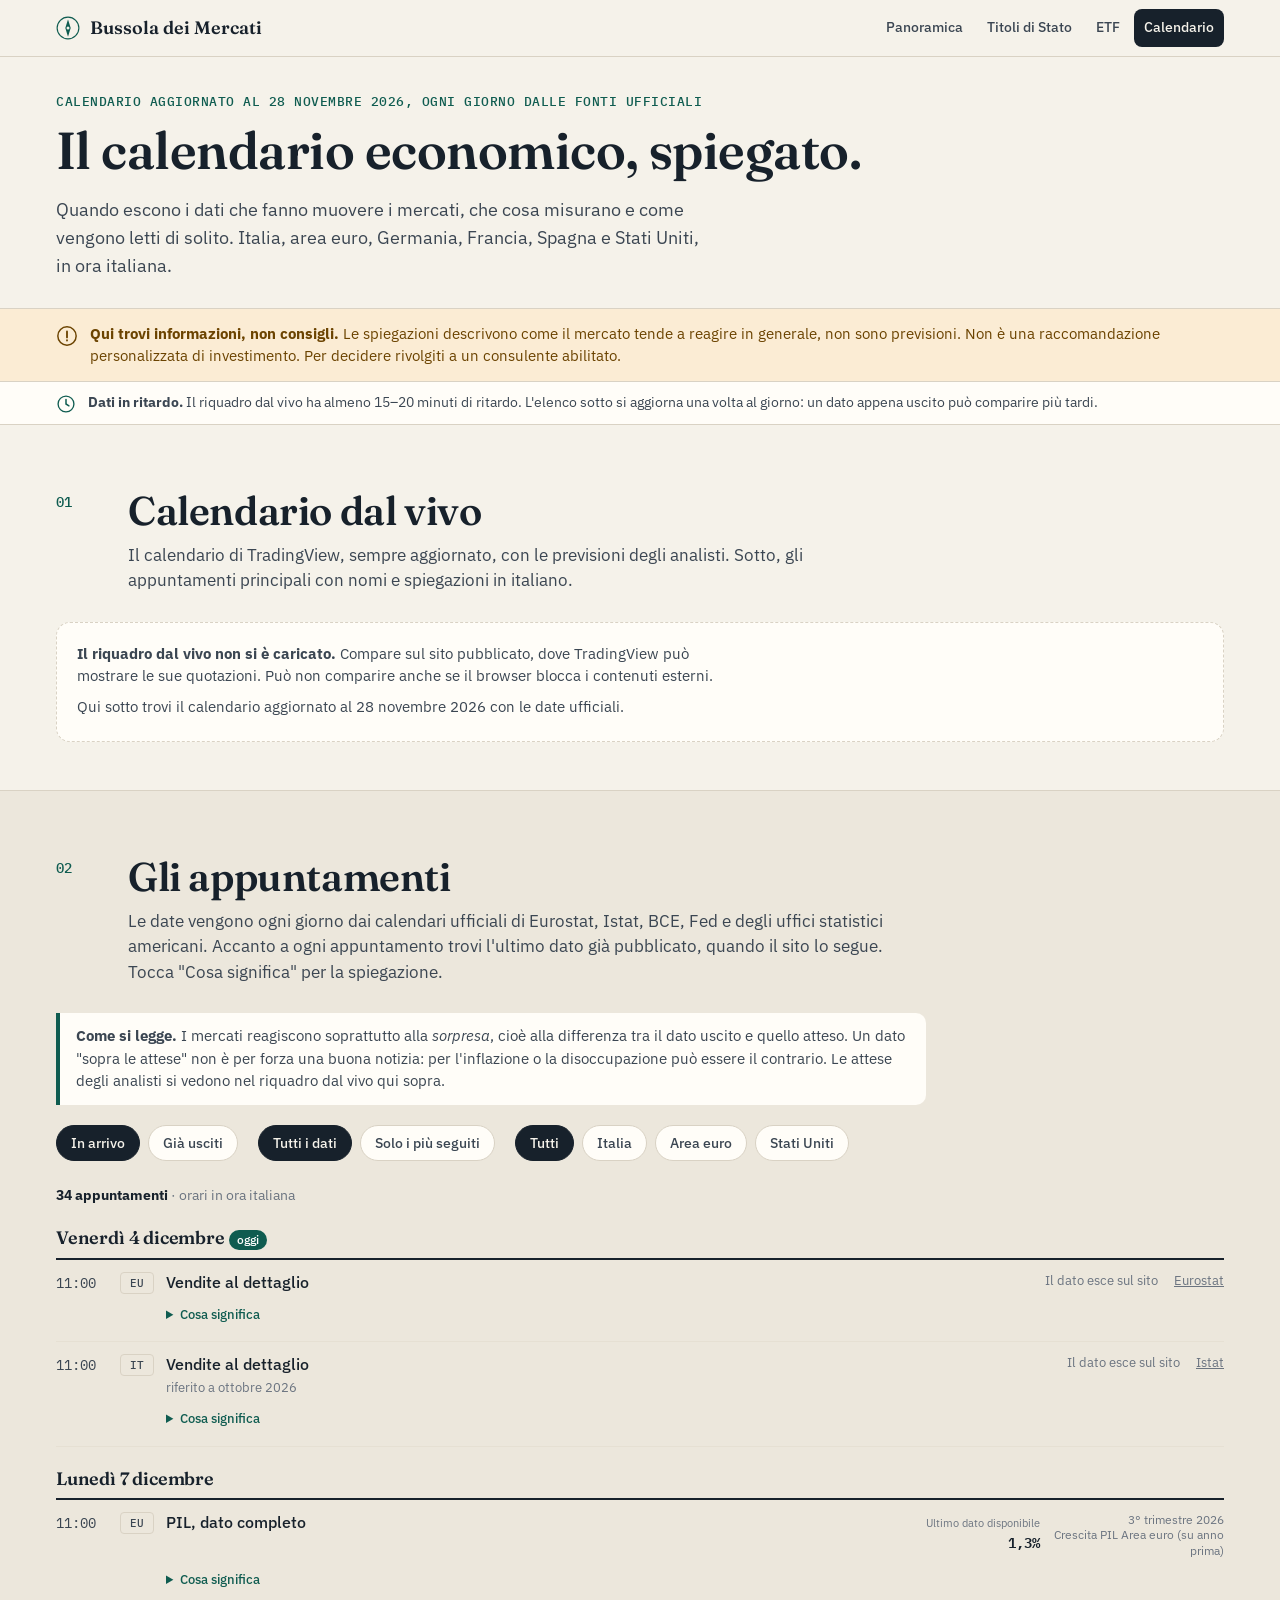
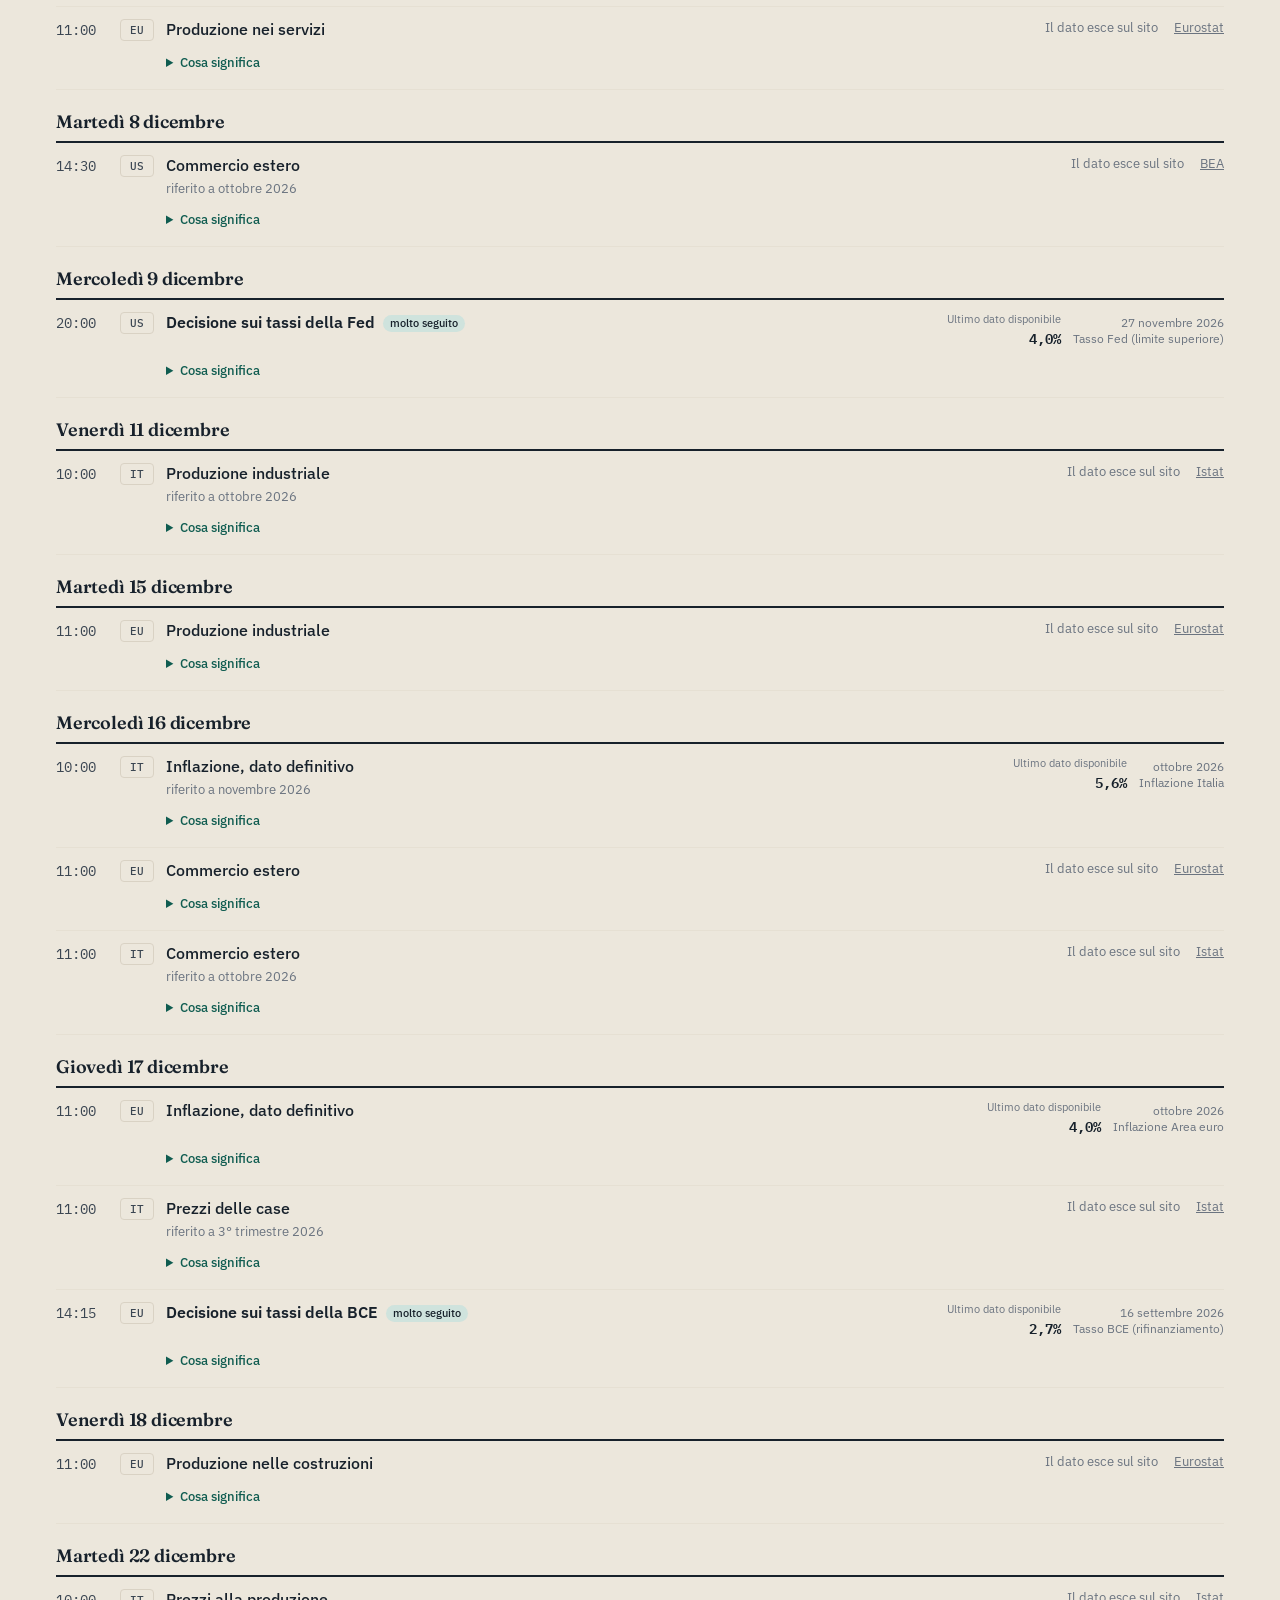
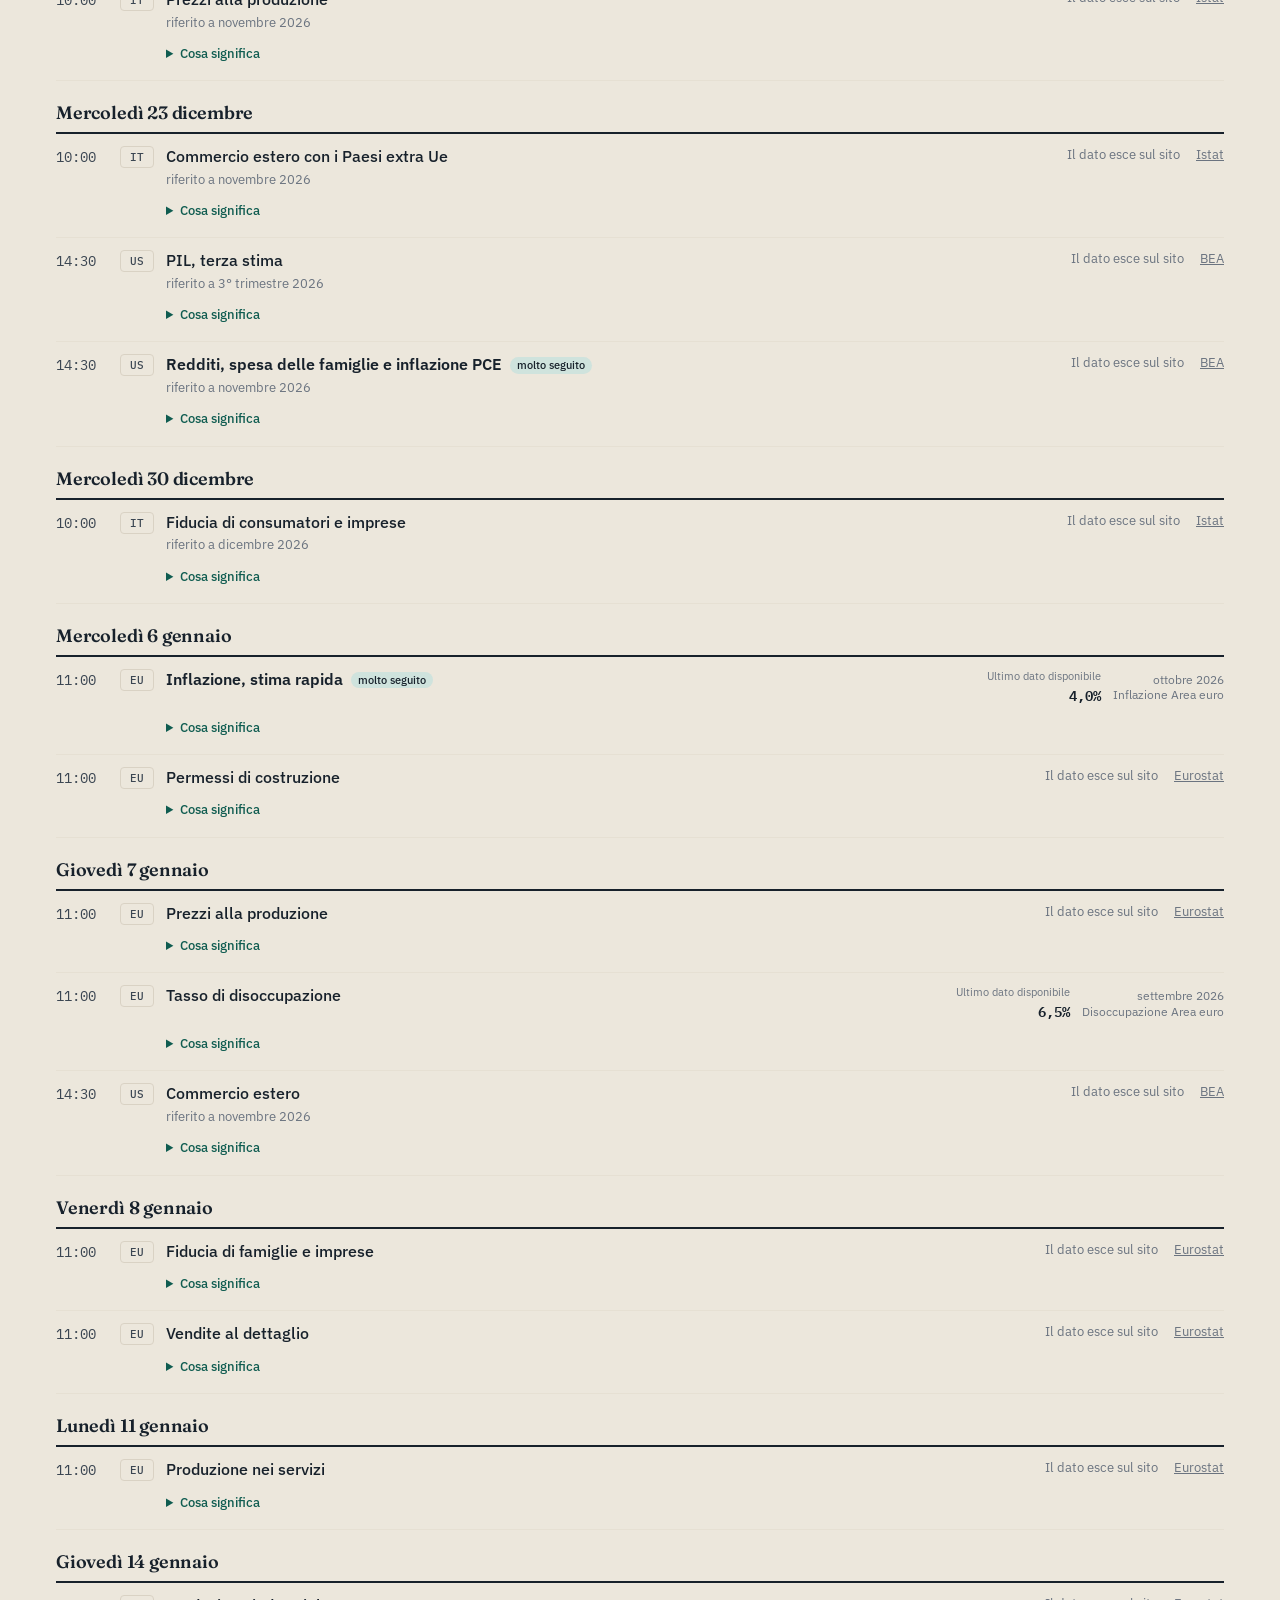
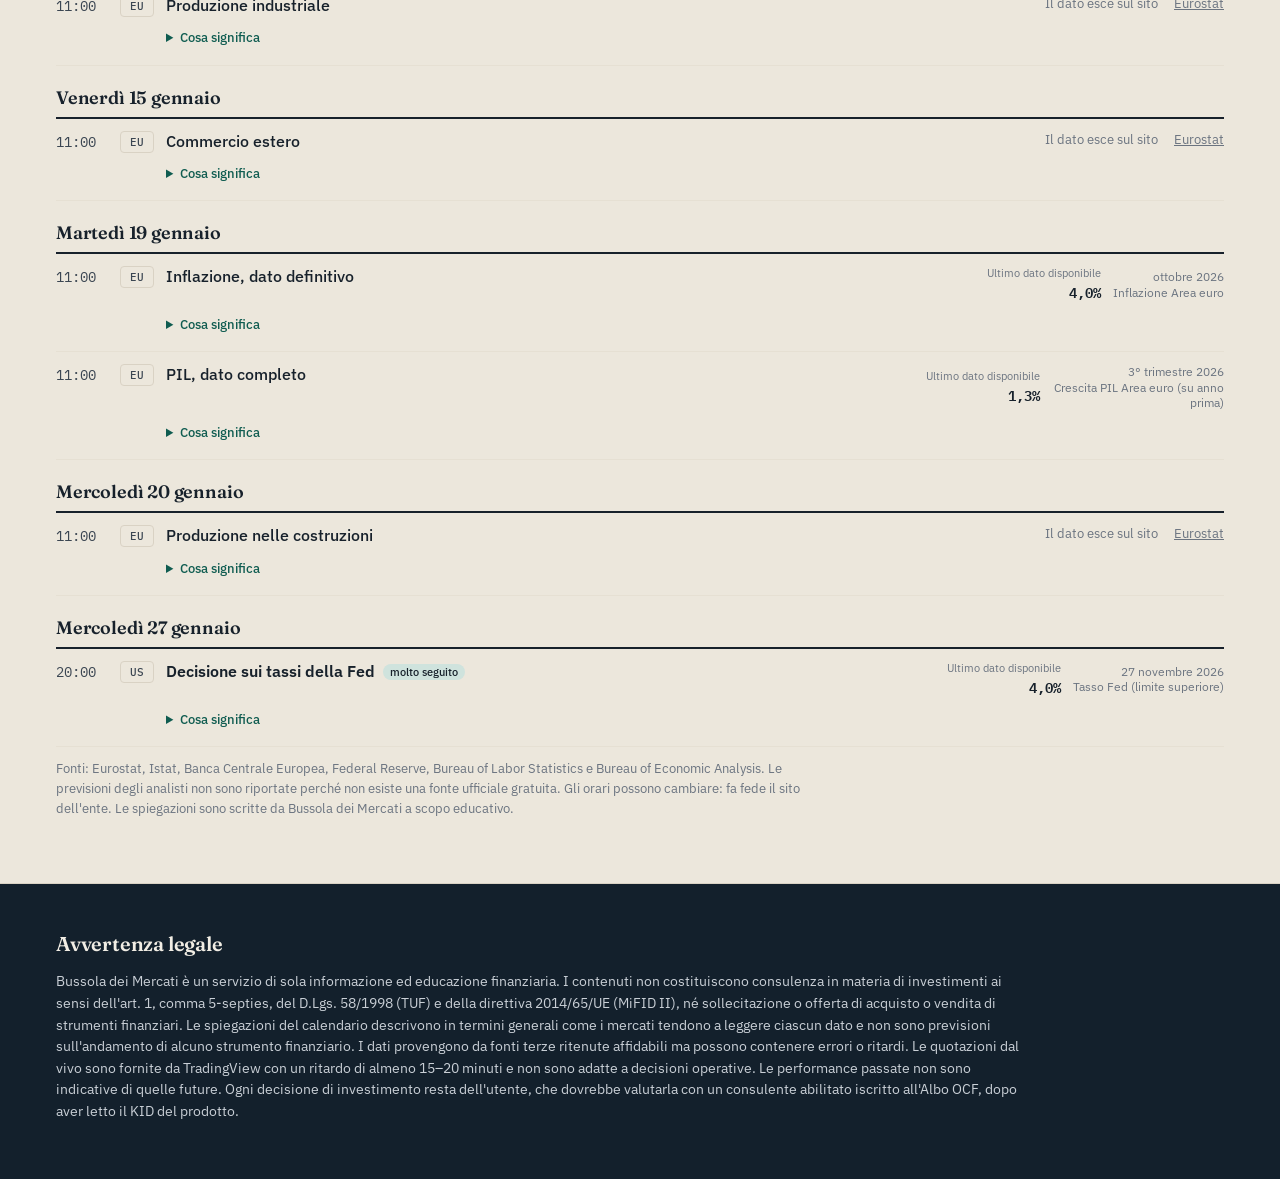
<file: site/calendario.html>
<!doctype html>
<html lang="it">
<head>
<meta charset="utf-8">
<meta name="viewport" content="width=device-width, initial-scale=1, viewport-fit=cover">
<title>Calendario economico · Bussola dei Mercati</title>
<meta name="description" content="I dati economici di Italia, area euro, Germania, Francia, Spagna e Stati Uniti, con orari italiani, attese e una spiegazione semplice di come il mercato li legge di solito.">
<link rel="preconnect" href="https://fonts.googleapis.com">
<link rel="preconnect" href="https://fonts.gstatic.com" crossorigin>
<link rel="stylesheet" href="https://fonts.googleapis.com/css2?family=Fraunces:opsz,wght@9..144,400..700&family=IBM+Plex+Sans:wght@400;500;600&family=IBM+Plex+Mono:wght@400;500&display=swap">
<link rel="stylesheet" href="style.css">
</head>
<body data-page="calendario">
<header class="topbar">
  <div class="wrap topbar-in">
    <a class="brand" href="index.html">
      <svg class="brand-mark" viewBox="0 0 32 32" aria-hidden="true"><circle cx="16" cy="16" r="14.5" fill="none" stroke="currentColor" stroke-width="1.5"/><path d="M16 4.5 L19.6 16 L16 27.5 L12.4 16 Z" fill="currentColor"/><circle cx="16" cy="16" r="2" fill="var(--bg)"/></svg>
      Bussola dei Mercati
    </a>
    <nav class="nav" aria-label="Pagine">
      <a href="index.html">Panoramica</a>
      <a href="titoli-di-stato.html">Titoli di Stato</a>
      <a href="etf.html">ETF</a>
      <a href="calendario.html" aria-current="page">Calendario</a>
    </nav>
  </div>
</header>

<main>
  <section class="page-hero">
    <div class="wrap">
      <p class="kicker" id="updated">Caricamento dei dati in corso</p>
      <h1>Il calendario economico, spiegato.</h1>
      <p class="lede">Quando escono i dati che fanno muovere i mercati, che cosa misurano e come vengono letti di solito. Italia, area euro, Germania, Francia, Spagna e Stati Uniti, in ora italiana.</p>
    </div>
  </section>

  <div class="notice" role="note">
    <div class="wrap notice-in">
      <svg viewBox="0 0 24 24" aria-hidden="true"><circle cx="12" cy="12" r="10" fill="none" stroke="currentColor" stroke-width="1.6"/><path d="M12 7v6.5M12 16.6v.4" stroke="currentColor" stroke-width="2" stroke-linecap="round"/></svg>
      <p><b>Qui trovi informazioni, non consigli.</b> Le spiegazioni descrivono come il mercato tende a reagire in generale, non sono previsioni. Non è una raccomandazione personalizzata di investimento. Per decidere rivolgiti a un consulente abilitato.</p>
    </div>
  </div>
  <div class="delay" role="note">
    <div class="wrap delay-in">
      <svg viewBox="0 0 24 24" aria-hidden="true"><circle cx="12" cy="12" r="9.5" fill="none" stroke="currentColor" stroke-width="1.6"/><path d="M12 6.5V12l3.5 2.2" fill="none" stroke="currentColor" stroke-width="1.8" stroke-linecap="round"/></svg>
      <p><b>Dati in ritardo.</b> Il riquadro dal vivo ha almeno 15–20 minuti di ritardo. L'elenco sotto si aggiorna una volta al giorno: un dato appena uscito può comparire più tardi.</p>
    </div>
  </div>

  <section class="wrap section live-sec" aria-labelledby="live-title">
    <div class="sec-head">
      <p class="sec-num">01</p>
      <h2 id="live-title">Calendario dal vivo</h2>
      <p>Il calendario di TradingView, sempre aggiornato, con le previsioni degli analisti. Sotto, gli appuntamenti principali con nomi e spiegazioni in italiano.</p>
    </div>
    <div class="live" id="live">
      <div class="live-slot"></div>
      <div class="live-off" hidden>
        <p><b>Il riquadro dal vivo non si è caricato.</b> Compare sul sito pubblicato, dove TradingView può mostrare le sue quotazioni. Può non comparire anche se il browser blocca i contenuti esterni.</p>
        <p>Qui sotto trovi il calendario aggiornato al <span id="snap-date"></span> con le date ufficiali.</p>
      </div>
    </div>
  </section>

  <section class="band" aria-labelledby="cal-title">
    <div class="wrap section">
      <div class="sec-head">
        <p class="sec-num">02</p>
        <h2 id="cal-title">Gli appuntamenti</h2>
        <p id="cal-intro">Accanto a ogni dato trovi il valore uscito, quello atteso dagli analisti e quello precedente. Tocca "Cosa significa" per la spiegazione.</p>
      </div>
      <div class="howto"><b>Come si legge.</b> I mercati reagiscono soprattutto alla <i>sorpresa</i>, cioè alla differenza tra il dato uscito e quello atteso. Un dato "sopra le attese" non è per forza una buona notizia: per l'inflazione o la disoccupazione può essere il contrario. Le attese degli analisti si vedono nel riquadro dal vivo qui sopra.</div>
      <div class="cal-filters">
        <div class="chips" id="c-vista" role="group" aria-label="Periodo"><button type="button" data-v="prossimi" aria-pressed="true">In arrivo</button><button type="button" data-v="pubblicati" aria-pressed="false">Già usciti</button></div>
        <div class="chips" id="c-imp" role="group" aria-label="Importanza"><button type="button" data-v="" aria-pressed="true">Tutti i dati</button><button type="button" data-v="alta" aria-pressed="false">Solo i più seguiti</button></div>
        <div class="chips" id="c-paese" role="group" aria-label="Paese"></div>
      </div>
      <p class="count" aria-live="polite"><b id="cal-count"></b> · orari in ora italiana</p>
      <div id="cal"></div>
      <p class="table-foot" id="cal-foot">Fonte: TradingView, calendario economico; i dati sono pubblicati da istituti di statistica e banche centrali. "Previsto" è la stima di consenso riportata da TradingView. Le spiegazioni sono scritte da Bussola dei Mercati a scopo educativo.</p>
    </div>
  </section>
</main>

<footer class="foot">
  <div class="wrap foot-in">
    <h2>Avvertenza legale</h2>
    <p>Bussola dei Mercati è un servizio di sola informazione ed educazione finanziaria. I contenuti non costituiscono consulenza in materia di investimenti ai sensi dell'art. 1, comma 5-septies, del D.Lgs. 58/1998 (TUF) e della direttiva 2014/65/UE (MiFID II), né sollecitazione o offerta di acquisto o vendita di strumenti finanziari. Le spiegazioni del calendario descrivono in termini generali come i mercati tendono a leggere ciascun dato e non sono previsioni sull'andamento di alcuno strumento finanziario. I dati provengono da fonti terze ritenute affidabili ma possono contenere errori o ritardi. Le quotazioni dal vivo sono fornite da TradingView con un ritardo di almeno 15–20 minuti e non sono adatte a decisioni operative. Le performance passate non sono indicative di quelle future. Ogni decisione di investimento resta dell'utente, che dovrebbe valutarla con un consulente abilitato iscritto all'Albo OCF, dopo aver letto il KID del prodotto.</p>
  </div>
</footer>
<script src="pagine.js"></script>
</body>
</html>
</file>
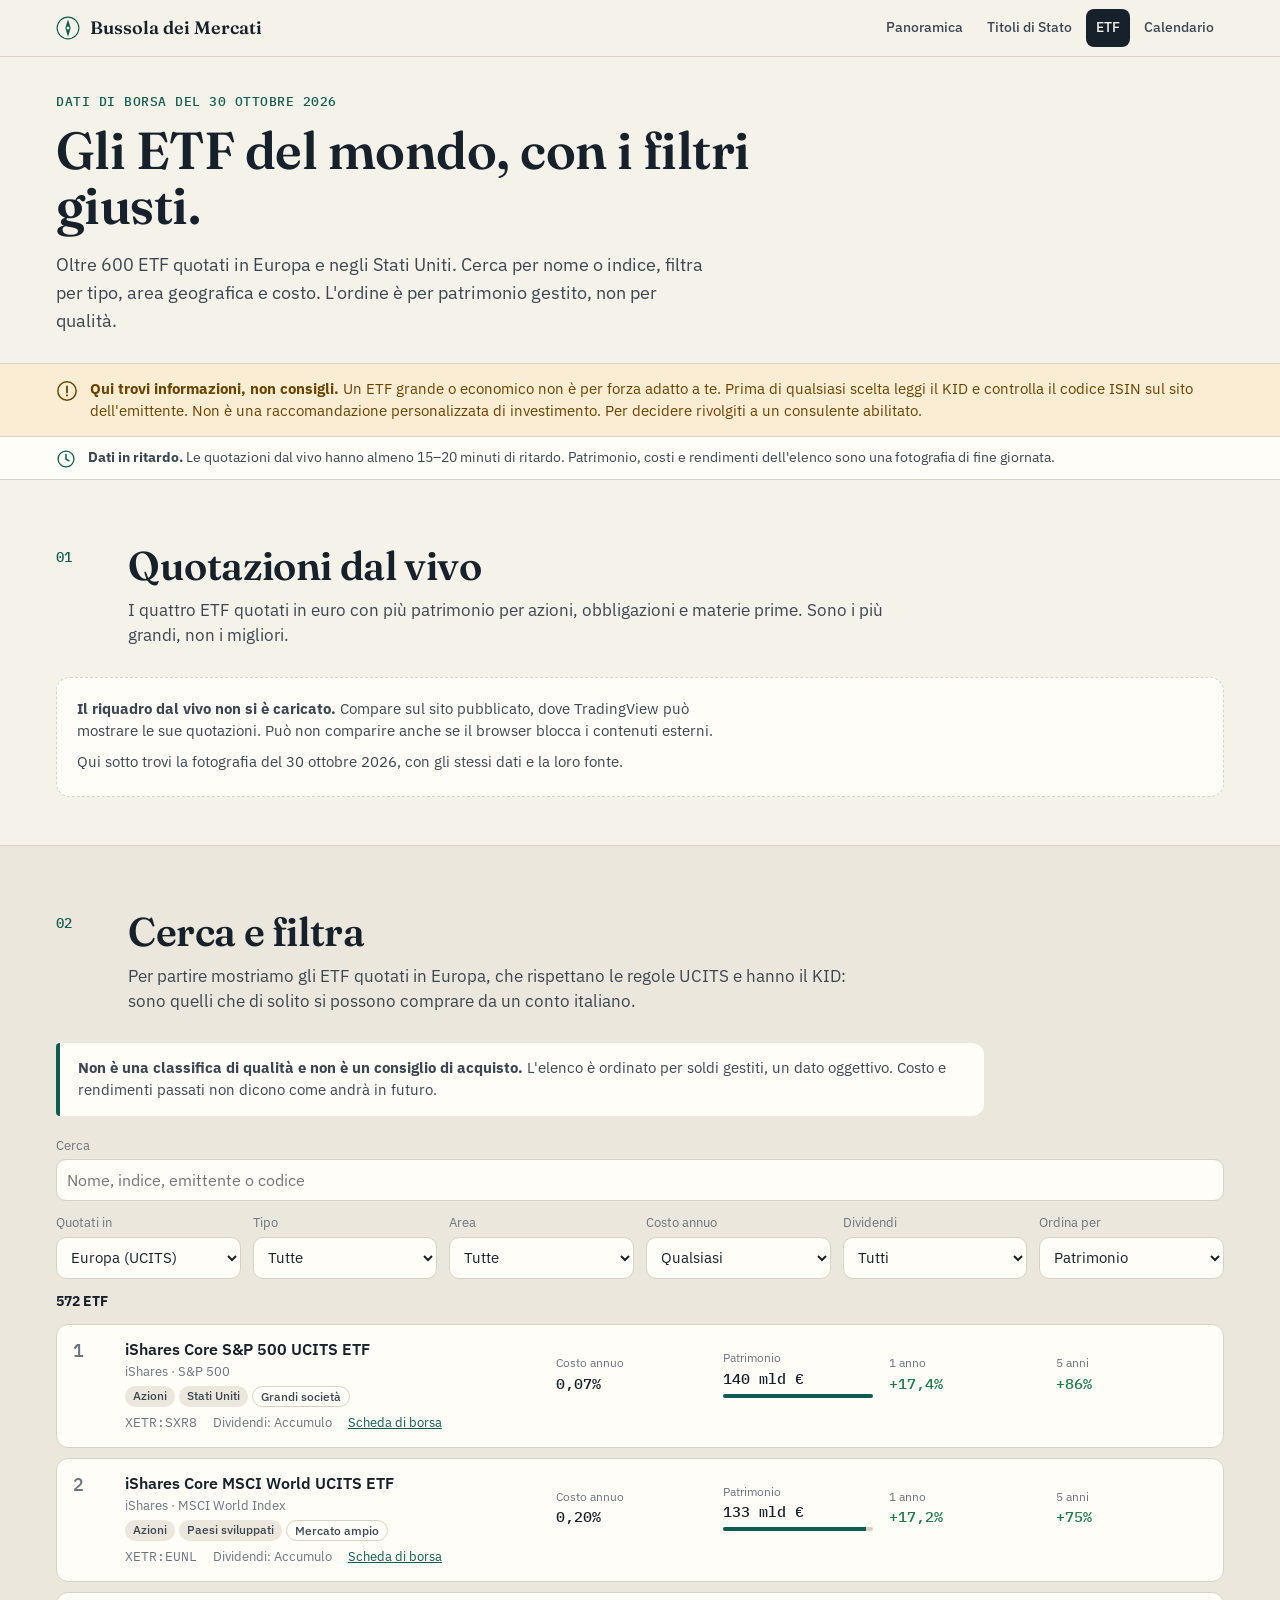
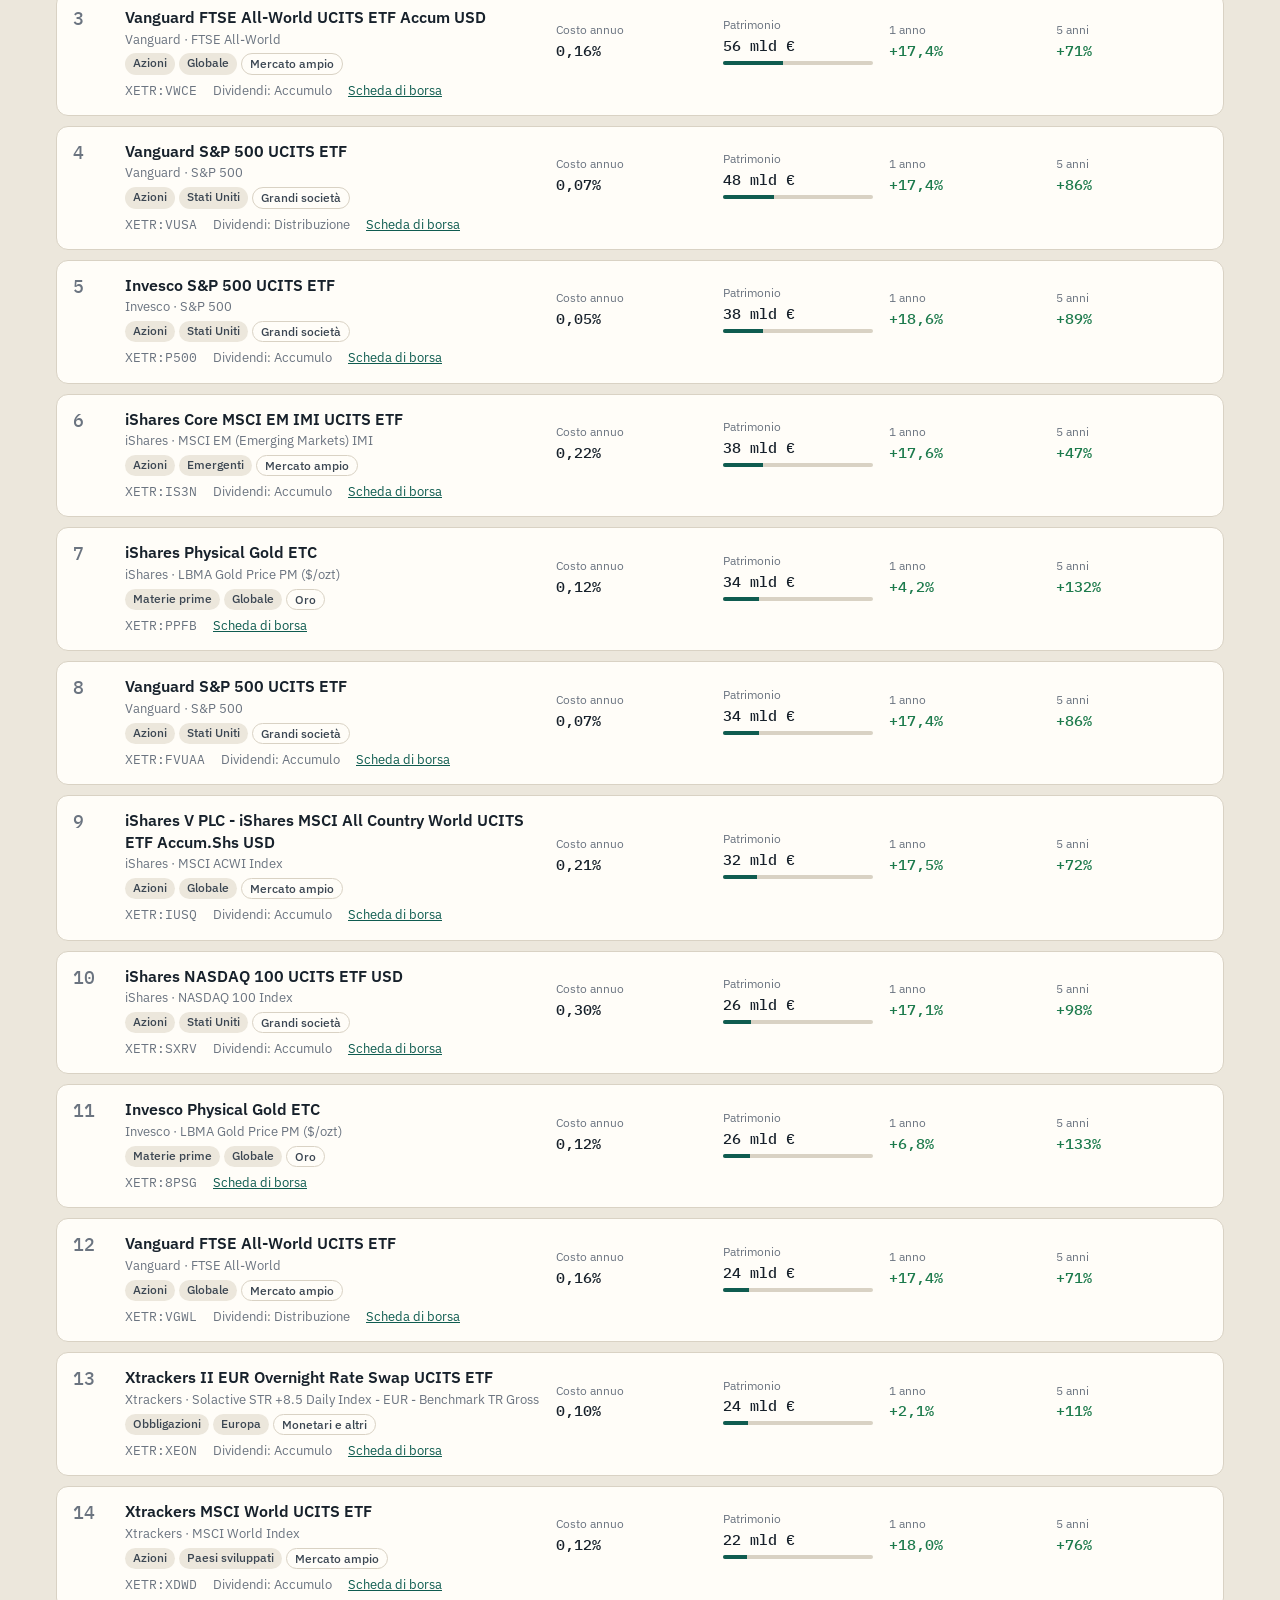
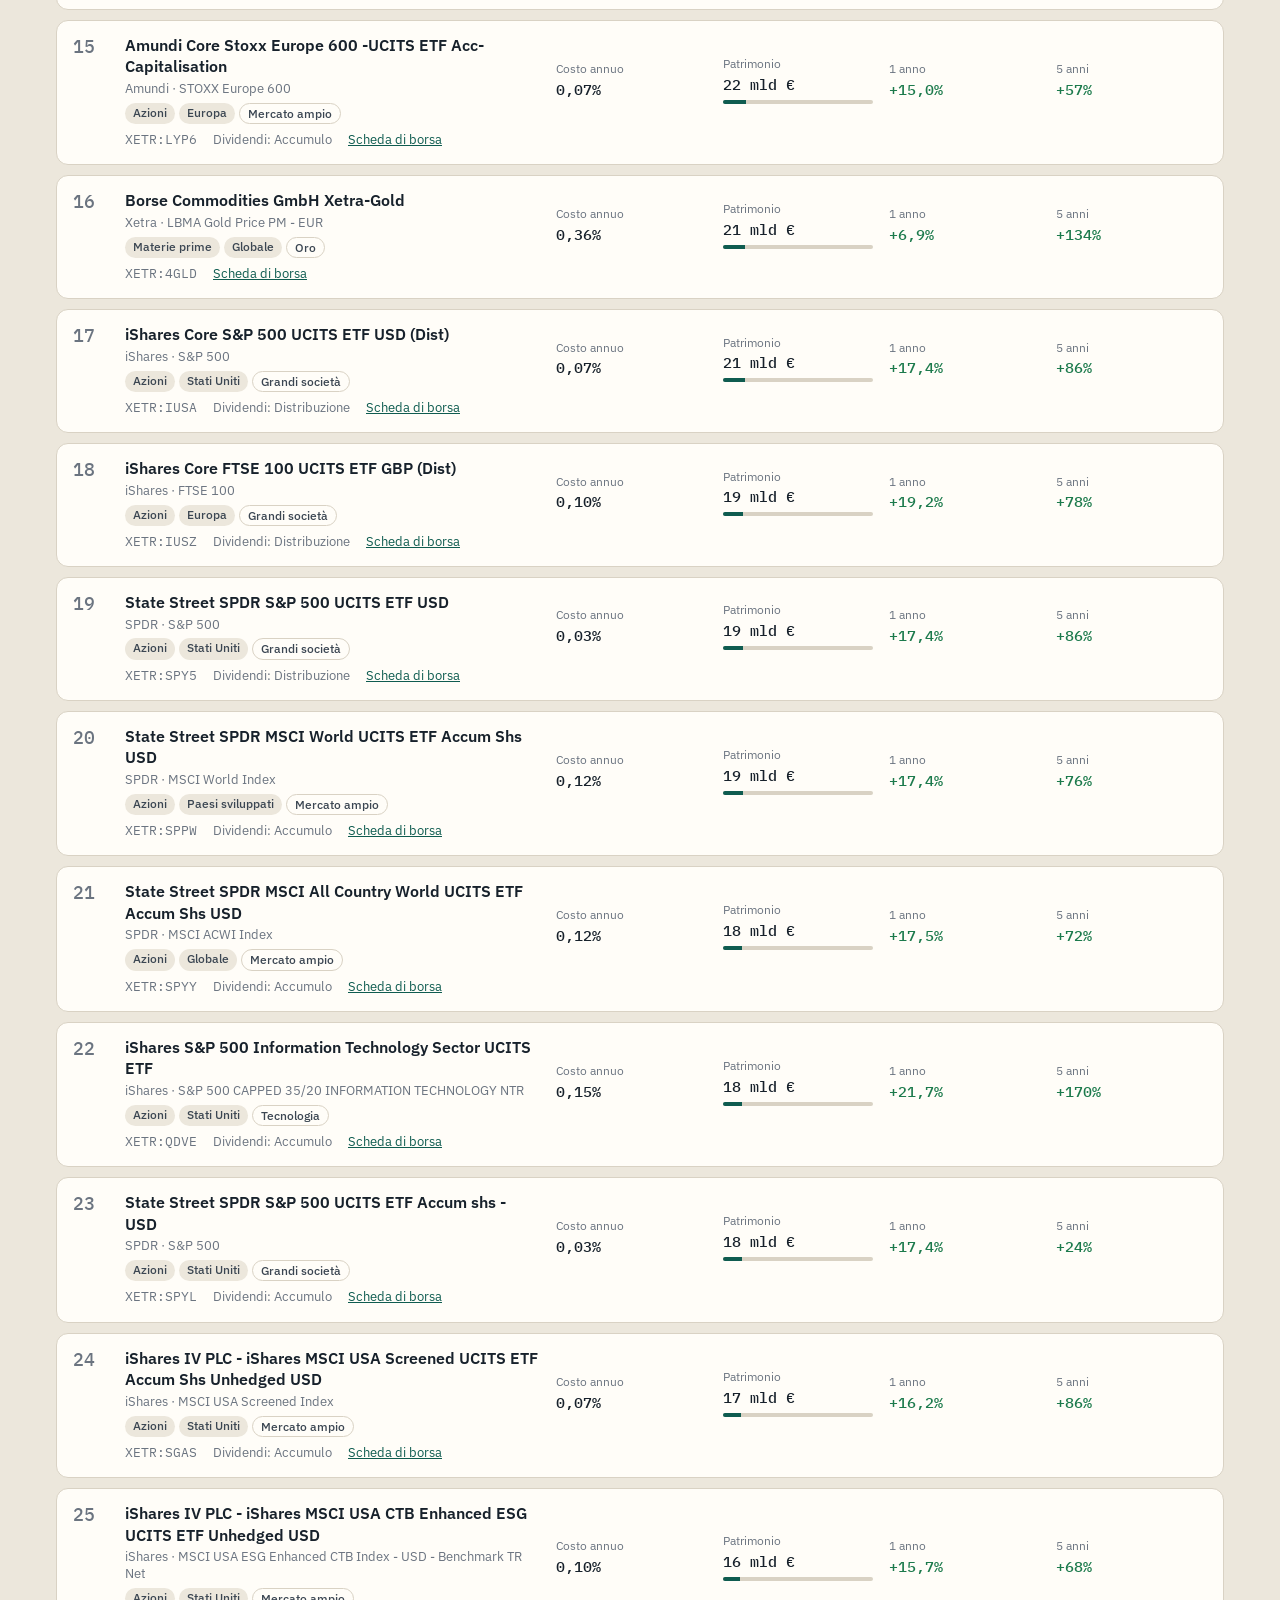
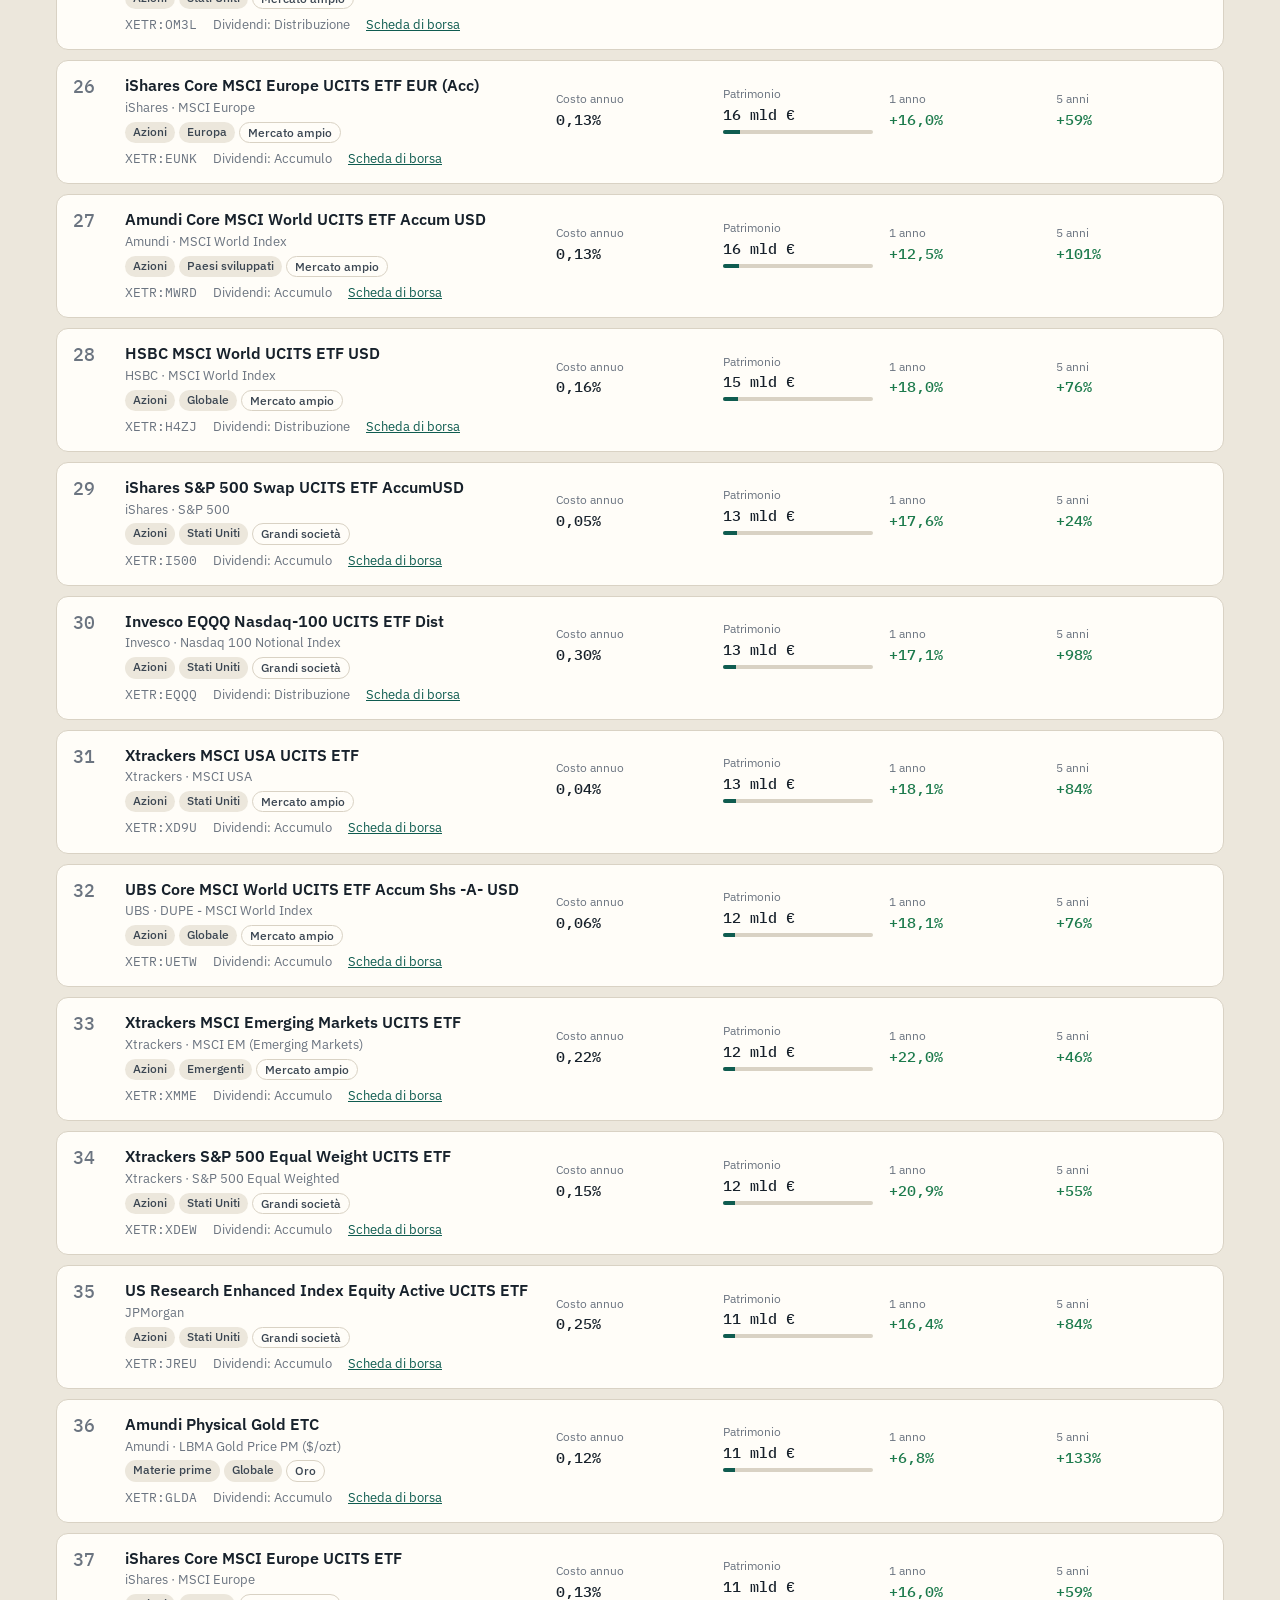
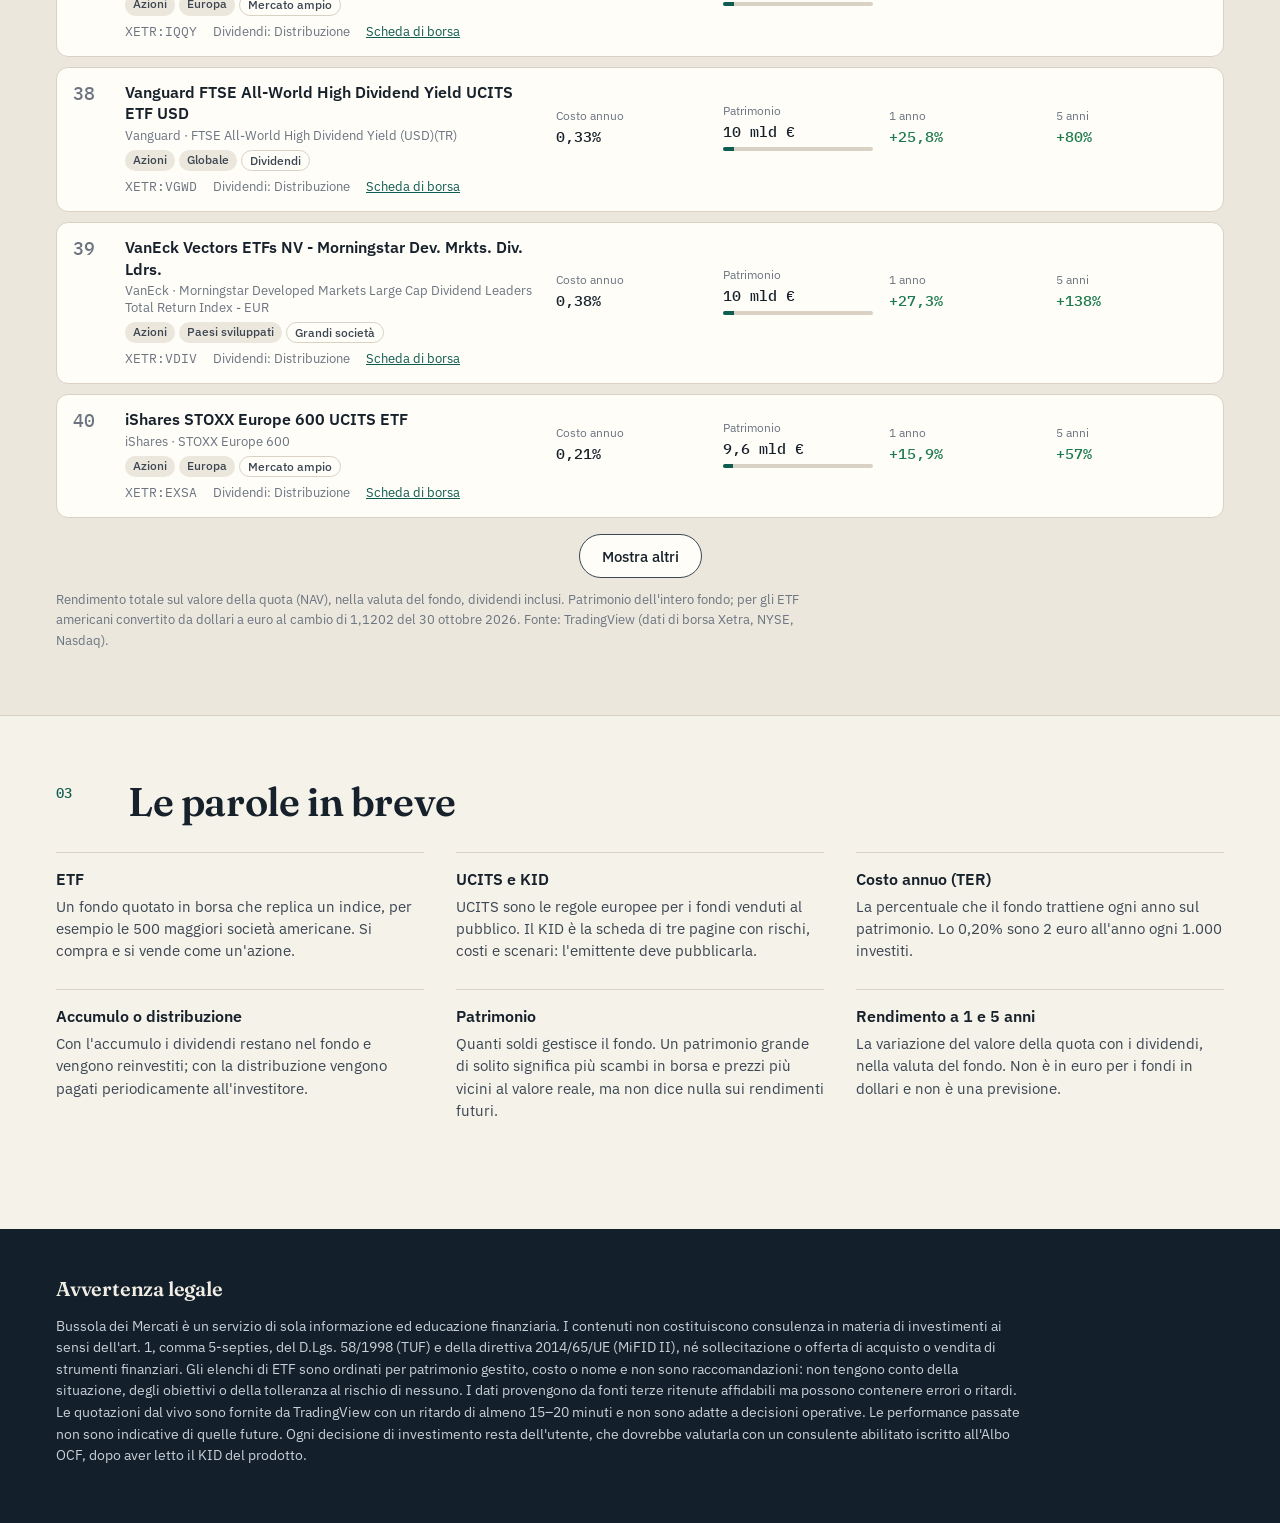
<file: site/etf.html>
<!doctype html>
<html lang="it">
<head>
<meta charset="utf-8">
<meta name="viewport" content="width=device-width, initial-scale=1, viewport-fit=cover">
<title>ETF del mondo · Bussola dei Mercati</title>
<meta name="description" content="Oltre 600 ETF quotati in Europa e negli Stati Uniti, filtrabili per tipo, area, costo e politica dei dividendi. Elenco per patrimonio, non è un consiglio.">
<link rel="preconnect" href="https://fonts.googleapis.com">
<link rel="preconnect" href="https://fonts.gstatic.com" crossorigin>
<link rel="stylesheet" href="https://fonts.googleapis.com/css2?family=Fraunces:opsz,wght@9..144,400..700&family=IBM+Plex+Sans:wght@400;500;600&family=IBM+Plex+Mono:wght@400;500&display=swap">
<link rel="stylesheet" href="style.css">
</head>
<body data-page="etf">
<header class="topbar">
  <div class="wrap topbar-in">
    <a class="brand" href="index.html">
      <svg class="brand-mark" viewBox="0 0 32 32" aria-hidden="true"><circle cx="16" cy="16" r="14.5" fill="none" stroke="currentColor" stroke-width="1.5"/><path d="M16 4.5 L19.6 16 L16 27.5 L12.4 16 Z" fill="currentColor"/><circle cx="16" cy="16" r="2" fill="var(--bg)"/></svg>
      Bussola dei Mercati
    </a>
    <nav class="nav" aria-label="Pagine">
      <a href="index.html">Panoramica</a>
      <a href="titoli-di-stato.html">Titoli di Stato</a>
      <a href="etf.html" aria-current="page">ETF</a>
      <a href="calendario.html">Calendario</a>
    </nav>
  </div>
</header>

<main>
  <section class="page-hero">
    <div class="wrap">
      <p class="kicker" id="updated">Caricamento dei dati in corso</p>
      <h1>Gli ETF del mondo, con i filtri giusti.</h1>
      <p class="lede">Oltre 600 ETF quotati in Europa e negli Stati Uniti. Cerca per nome o indice, filtra per tipo, area geografica e costo. L'ordine è per patrimonio gestito, non per qualità.</p>
    </div>
  </section>

  <div class="notice" role="note">
    <div class="wrap notice-in">
      <svg viewBox="0 0 24 24" aria-hidden="true"><circle cx="12" cy="12" r="10" fill="none" stroke="currentColor" stroke-width="1.6"/><path d="M12 7v6.5M12 16.6v.4" stroke="currentColor" stroke-width="2" stroke-linecap="round"/></svg>
      <p><b>Qui trovi informazioni, non consigli.</b> Un ETF grande o economico non è per forza adatto a te. Prima di qualsiasi scelta leggi il KID e controlla il codice ISIN sul sito dell'emittente. Non è una raccomandazione personalizzata di investimento. Per decidere rivolgiti a un consulente abilitato.</p>
    </div>
  </div>
  <div class="delay" role="note">
    <div class="wrap delay-in">
      <svg viewBox="0 0 24 24" aria-hidden="true"><circle cx="12" cy="12" r="9.5" fill="none" stroke="currentColor" stroke-width="1.6"/><path d="M12 6.5V12l3.5 2.2" fill="none" stroke="currentColor" stroke-width="1.8" stroke-linecap="round"/></svg>
      <p><b>Dati in ritardo.</b> Le quotazioni dal vivo hanno almeno 15–20 minuti di ritardo. Patrimonio, costi e rendimenti dell'elenco sono una fotografia di fine giornata.</p>
    </div>
  </div>

  <section class="wrap section live-sec" aria-labelledby="live-title">
    <div class="sec-head">
      <p class="sec-num">01</p>
      <h2 id="live-title">Quotazioni dal vivo</h2>
      <p>I quattro ETF quotati in euro con più patrimonio per azioni, obbligazioni e materie prime. Sono i più grandi, non i migliori.</p>
    </div>
    <div class="live" id="live">
      <div class="live-slot"></div>
      <div class="live-off" hidden>
        <p><b>Il riquadro dal vivo non si è caricato.</b> Compare sul sito pubblicato, dove TradingView può mostrare le sue quotazioni. Può non comparire anche se il browser blocca i contenuti esterni.</p>
        <p>Qui sotto trovi la fotografia del <span id="snap-date"></span>, con gli stessi dati e la loro fonte.</p>
      </div>
    </div>
  </section>

  <section class="band" aria-labelledby="list-title">
    <div class="wrap section">
      <div class="sec-head">
        <p class="sec-num">02</p>
        <h2 id="list-title">Cerca e filtra</h2>
        <p>Per partire mostriamo gli ETF quotati in Europa, che rispettano le regole UCITS e hanno il KID: sono quelli che di solito si possono comprare da un conto italiano.</p>
      </div>
      <div class="fund-note" role="note"><b>Non è una classifica di qualità e non è un consiglio di acquisto.</b> L'elenco è ordinato per soldi gestiti, un dato oggettivo. Costo e rendimenti passati non dicono come andrà in futuro.</div>
      <form class="filters" id="etf-filters" onsubmit="return false">
        <label class="f-q"><span>Cerca</span><input type="search" name="q" placeholder="Nome, indice, emittente o codice" autocomplete="off"></label>
        <label><span>Quotati in</span><select name="mercato"><option value="Europa">Europa (UCITS)</option><option value="USA">Stati Uniti</option><option value="">Tutti</option></select></label>
        <label><span>Tipo</span><select name="classe" id="f-classe"></select></label>
        <label><span>Area</span><select name="area" id="f-area"></select></label>
        <label><span>Costo annuo</span><select name="ter"><option value="">Qualsiasi</option><option value="0.1">fino a 0,10%</option><option value="0.2">fino a 0,20%</option><option value="0.3">fino a 0,30%</option><option value="0.5">fino a 0,50%</option></select></label>
        <label><span>Dividendi</span><select name="politica"><option value="">Tutti</option><option value="Accumulo">Reinvestiti (accumulo)</option><option value="Distribuzione">Pagati (distribuzione)</option></select></label>
        <label><span>Ordina per</span><select name="ordine"><option value="aum">Patrimonio</option><option value="ter">Costo più basso</option><option value="nome">Nome</option></select></label>
      </form>
      <p class="count" aria-live="polite"><b id="etf-count"></b></p>
      <div class="warn-note" id="usa-note" hidden><b>ETF americani: di solito non acquistabili in Italia.</b> Gli ETF quotati negli Stati Uniti non hanno il KID in italiano richiesto dalle regole europee (PRIIPs), quindi in genere le banche e le piattaforme non li vendono ai clienti al dettaglio. Li mostriamo per completezza e per confronto.</div>
      <ol class="etf-list" id="etf-list"></ol>
      <button type="button" class="more" id="etf-more" hidden>Mostra altri</button>
      <p class="table-foot" id="etf-foot"></p>
    </div>
  </section>

  <section class="wrap section" aria-labelledby="glo-title">
    <div class="sec-head">
      <p class="sec-num">03</p>
      <h2 id="glo-title">Le parole in breve</h2>
    </div>
    <dl class="method">
      <div><dt>ETF</dt><dd>Un fondo quotato in borsa che replica un indice, per esempio le 500 maggiori società americane. Si compra e si vende come un'azione.</dd></div>
      <div><dt>UCITS e KID</dt><dd>UCITS sono le regole europee per i fondi venduti al pubblico. Il KID è la scheda di tre pagine con rischi, costi e scenari: l'emittente deve pubblicarla.</dd></div>
      <div><dt>Costo annuo (TER)</dt><dd>La percentuale che il fondo trattiene ogni anno sul patrimonio. Lo 0,20% sono 2 euro all'anno ogni 1.000 investiti.</dd></div>
      <div><dt>Accumulo o distribuzione</dt><dd>Con l'accumulo i dividendi restano nel fondo e vengono reinvestiti; con la distribuzione vengono pagati periodicamente all'investitore.</dd></div>
      <div><dt>Patrimonio</dt><dd>Quanti soldi gestisce il fondo. Un patrimonio grande di solito significa più scambi in borsa e prezzi più vicini al valore reale, ma non dice nulla sui rendimenti futuri.</dd></div>
      <div><dt>Rendimento a 1 e 5 anni</dt><dd>La variazione del valore della quota con i dividendi, nella valuta del fondo. Non è in euro per i fondi in dollari e non è una previsione.</dd></div>
    </dl>
  </section>
</main>

<footer class="foot">
  <div class="wrap foot-in">
    <h2>Avvertenza legale</h2>
    <p>Bussola dei Mercati è un servizio di sola informazione ed educazione finanziaria. I contenuti non costituiscono consulenza in materia di investimenti ai sensi dell'art. 1, comma 5-septies, del D.Lgs. 58/1998 (TUF) e della direttiva 2014/65/UE (MiFID II), né sollecitazione o offerta di acquisto o vendita di strumenti finanziari. Gli elenchi di ETF sono ordinati per patrimonio gestito, costo o nome e non sono raccomandazioni: non tengono conto della situazione, degli obiettivi o della tolleranza al rischio di nessuno. I dati provengono da fonti terze ritenute affidabili ma possono contenere errori o ritardi. Le quotazioni dal vivo sono fornite da TradingView con un ritardo di almeno 15–20 minuti e non sono adatte a decisioni operative. Le performance passate non sono indicative di quelle future. Ogni decisione di investimento resta dell'utente, che dovrebbe valutarla con un consulente abilitato iscritto all'Albo OCF, dopo aver letto il KID del prodotto.</p>
  </div>
</footer>
<script src="pagine.js"></script>
</body>
</html>
</file>
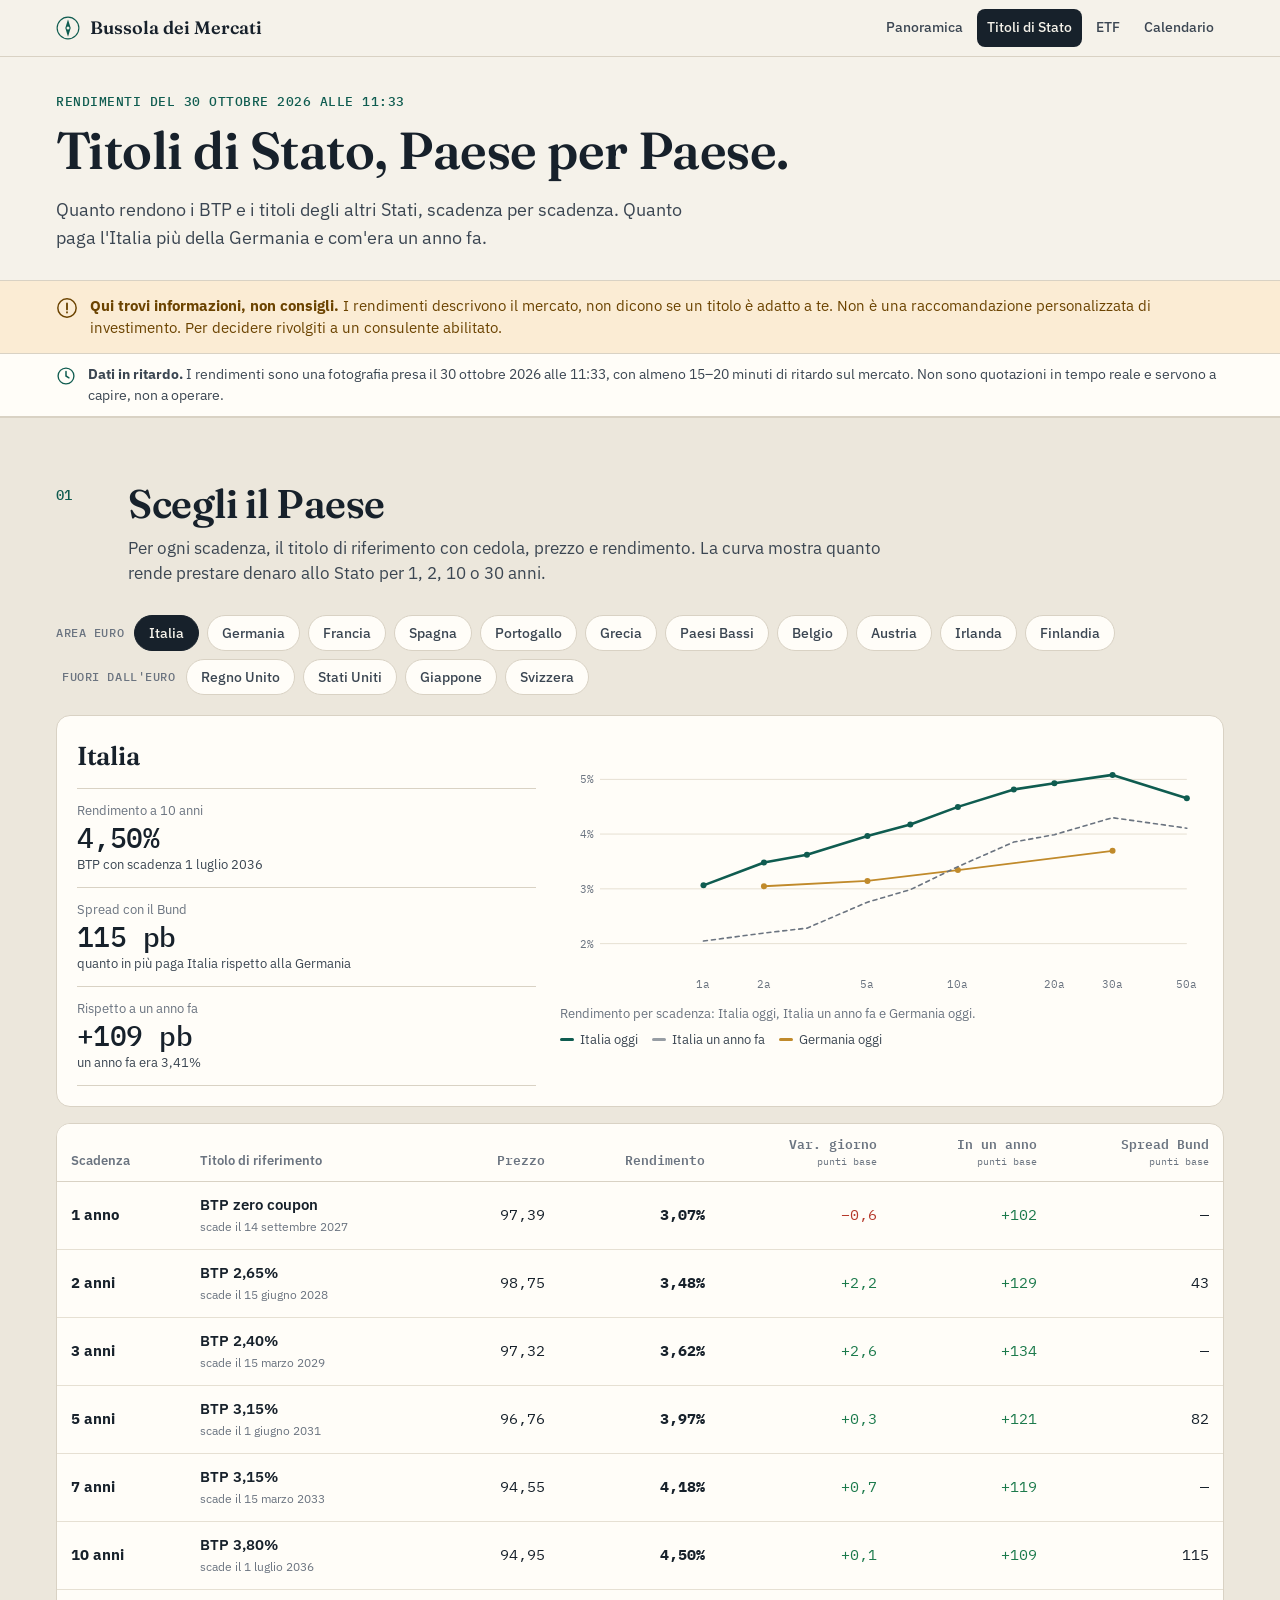
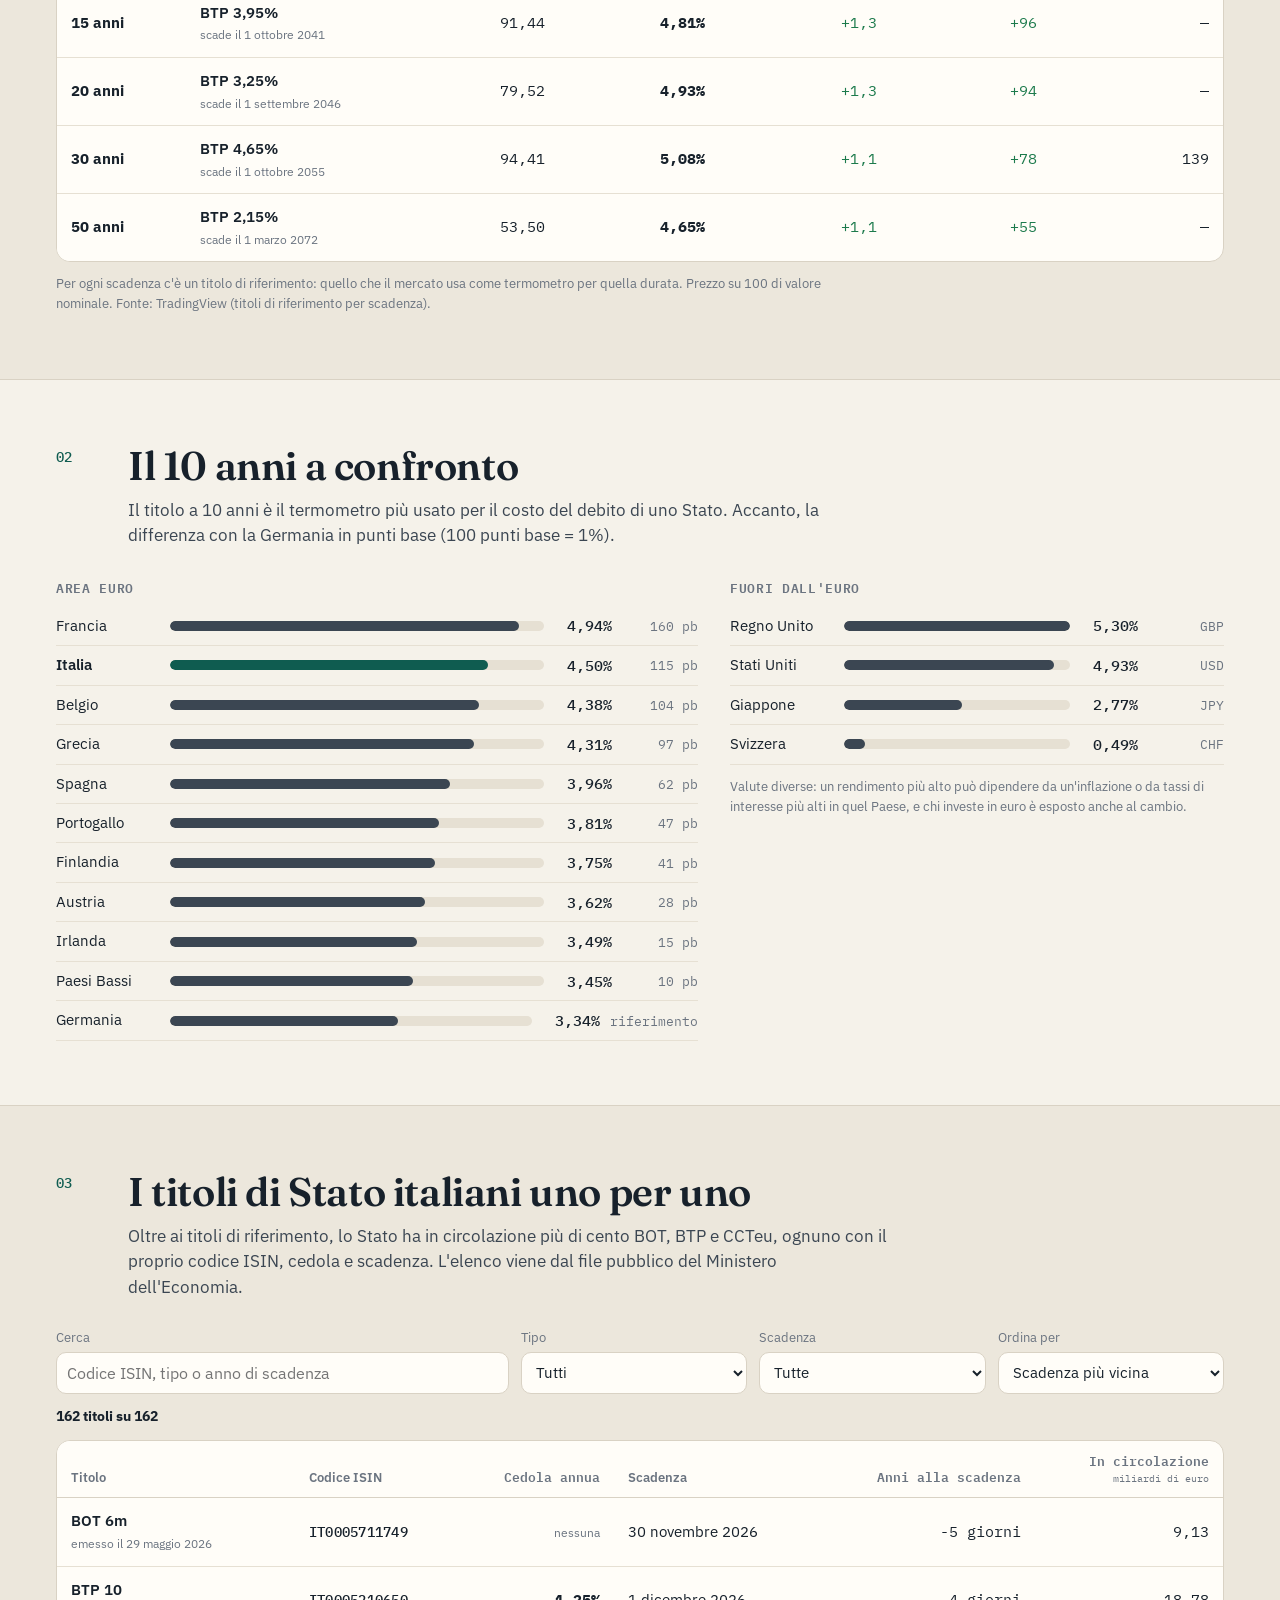
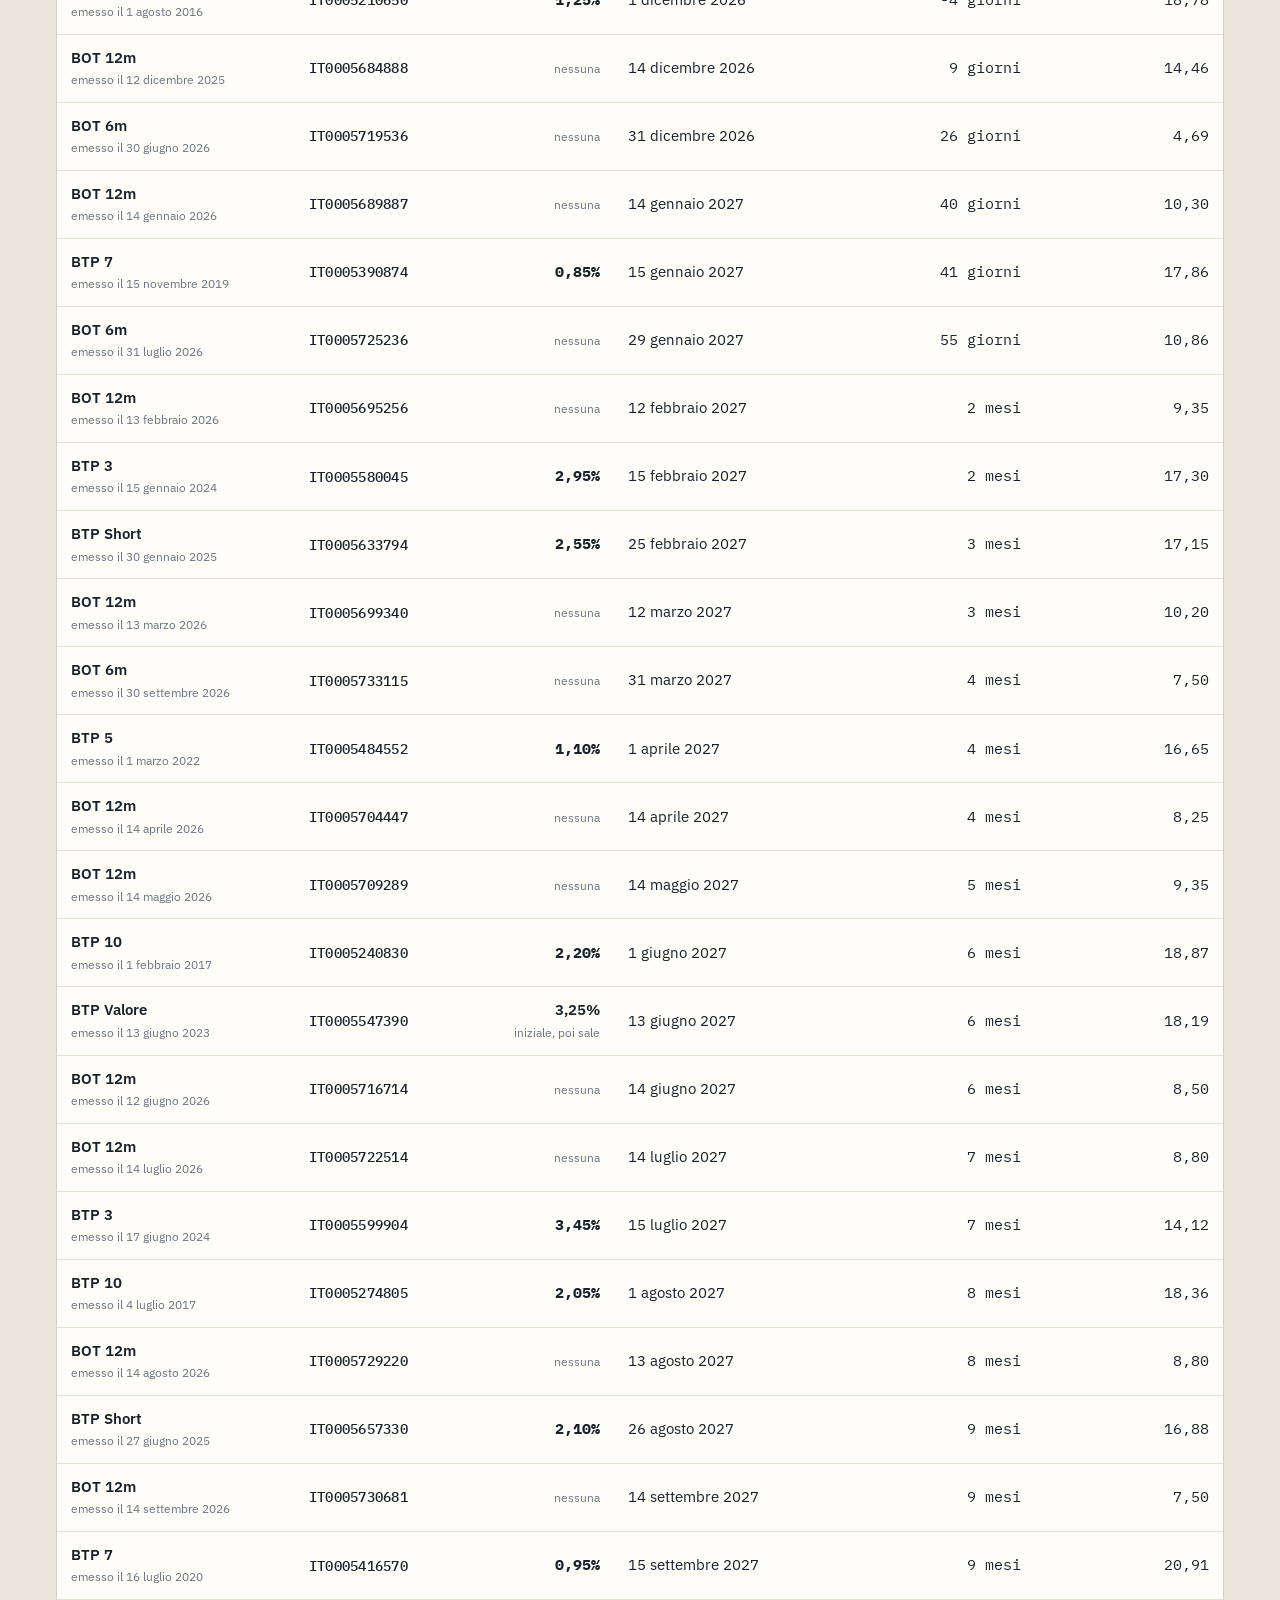
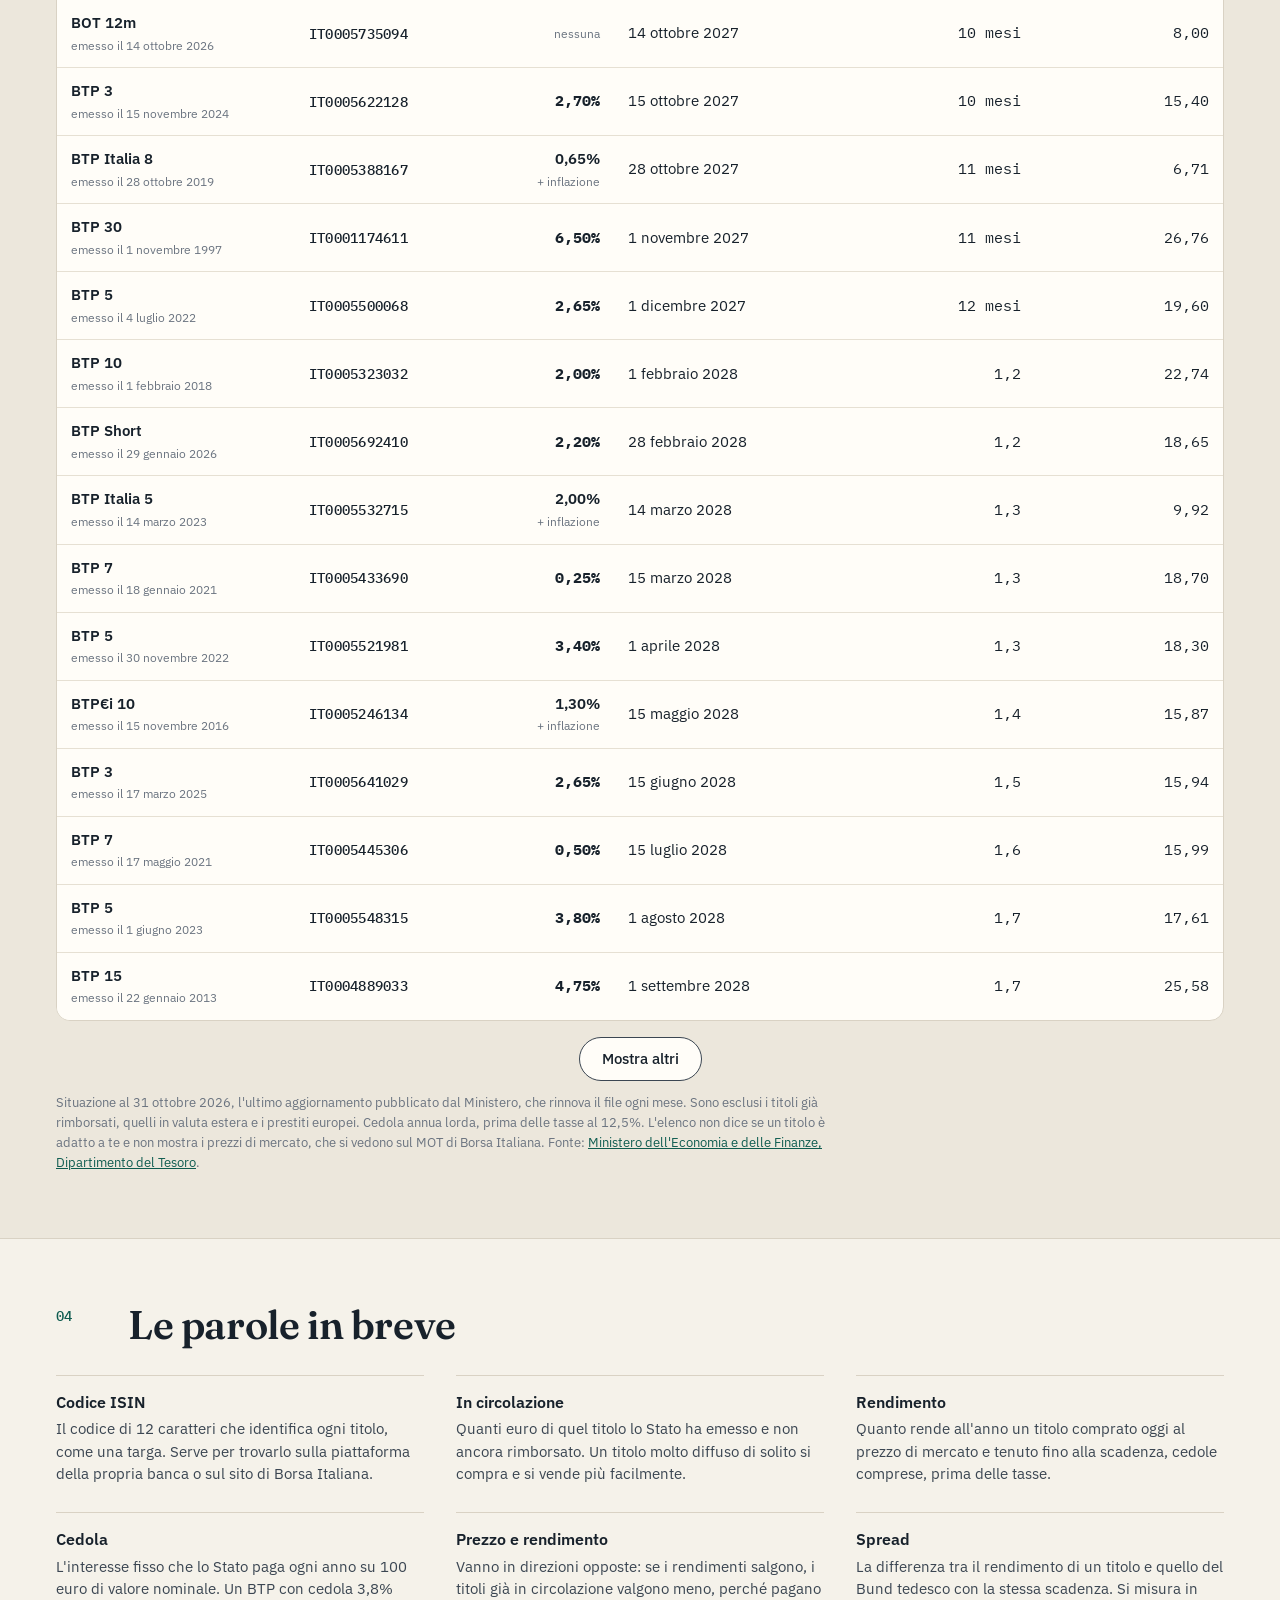
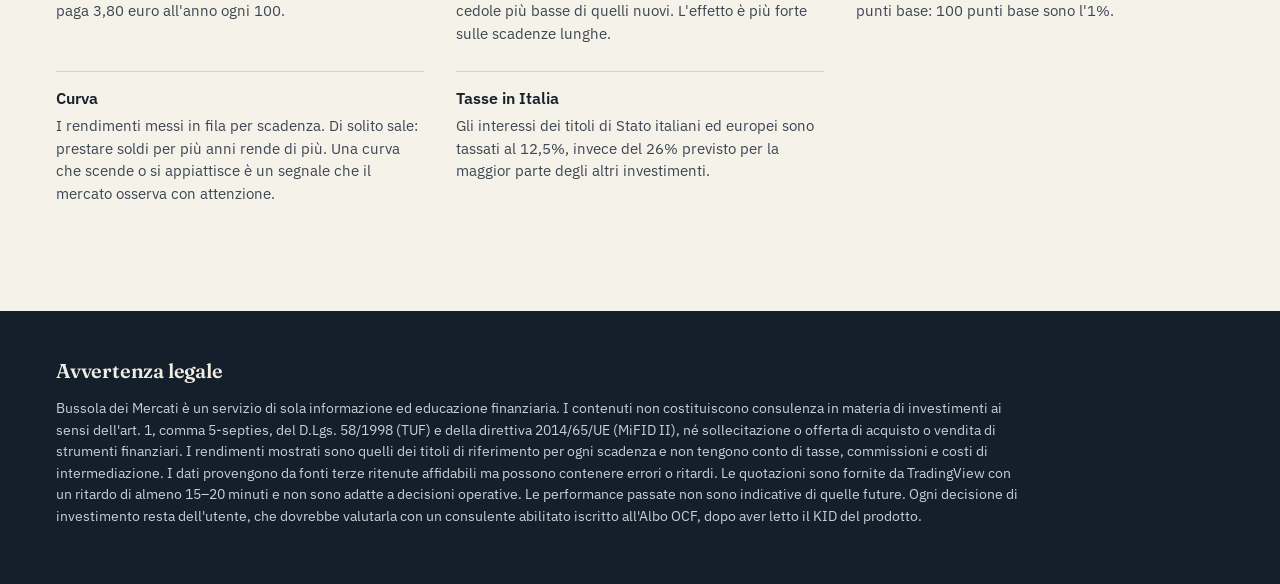
<file: site/titoli-di-stato.html>
<!doctype html>
<html lang="it">
<head>
<meta charset="utf-8">
<meta name="viewport" content="width=device-width, initial-scale=1, viewport-fit=cover">
<title>Titoli di Stato · Bussola dei Mercati</title>
<meta name="description" content="Rendimenti dei titoli di Stato di Italia, Germania e altri 13 Paesi, per scadenza. Spread con il Bund, confronto a 10 anni ed elenco dei BOT, BTP e CCTeu in circolazione. Solo informazione.">
<link rel="preconnect" href="https://fonts.googleapis.com">
<link rel="preconnect" href="https://fonts.gstatic.com" crossorigin>
<link rel="stylesheet" href="https://fonts.googleapis.com/css2?family=Fraunces:opsz,wght@9..144,400..700&family=IBM+Plex+Sans:wght@400;500;600&family=IBM+Plex+Mono:wght@400;500&display=swap">
<link rel="stylesheet" href="style.css">
</head>
<body data-page="titoli">
<header class="topbar">
  <div class="wrap topbar-in">
    <a class="brand" href="index.html">
      <svg class="brand-mark" viewBox="0 0 32 32" aria-hidden="true"><circle cx="16" cy="16" r="14.5" fill="none" stroke="currentColor" stroke-width="1.5"/><path d="M16 4.5 L19.6 16 L16 27.5 L12.4 16 Z" fill="currentColor"/><circle cx="16" cy="16" r="2" fill="var(--bg)"/></svg>
      Bussola dei Mercati
    </a>
    <nav class="nav" aria-label="Pagine">
      <a href="index.html">Panoramica</a>
      <a href="titoli-di-stato.html" aria-current="page">Titoli di Stato</a>
      <a href="etf.html">ETF</a>
      <a href="calendario.html">Calendario</a>
    </nav>
  </div>
</header>

<main>
  <section class="page-hero">
    <div class="wrap">
      <p class="kicker" id="updated">Caricamento dei dati in corso</p>
      <h1>Titoli di Stato, Paese per Paese.</h1>
      <p class="lede">Quanto rendono i BTP e i titoli degli altri Stati, scadenza per scadenza. Quanto paga l'Italia più della Germania e com'era un anno fa.</p>
    </div>
  </section>

  <div class="notice" role="note">
    <div class="wrap notice-in">
      <svg viewBox="0 0 24 24" aria-hidden="true"><circle cx="12" cy="12" r="10" fill="none" stroke="currentColor" stroke-width="1.6"/><path d="M12 7v6.5M12 16.6v.4" stroke="currentColor" stroke-width="2" stroke-linecap="round"/></svg>
      <p><b>Qui trovi informazioni, non consigli.</b> I rendimenti descrivono il mercato, non dicono se un titolo è adatto a te. Non è una raccomandazione personalizzata di investimento. Per decidere rivolgiti a un consulente abilitato.</p>
    </div>
  </div>
  <div class="delay" role="note">
    <div class="wrap delay-in">
      <svg viewBox="0 0 24 24" aria-hidden="true"><circle cx="12" cy="12" r="9.5" fill="none" stroke="currentColor" stroke-width="1.6"/><path d="M12 6.5V12l3.5 2.2" fill="none" stroke="currentColor" stroke-width="1.8" stroke-linecap="round"/></svg>
      <p><b>Dati in ritardo.</b> I rendimenti sono una fotografia presa <span id="snap-time">in mattinata</span>, con almeno 15–20 minuti di ritardo sul mercato. Non sono quotazioni in tempo reale e servono a capire, non a operare.</p>
    </div>
  </div>


  <section class="band" aria-labelledby="paese-title">
    <div class="wrap section">
      <div class="sec-head">
        <p class="sec-num">01</p>
        <h2 id="paese-title">Scegli il Paese</h2>
        <p>Per ogni scadenza, il titolo di riferimento con cedola, prezzo e rendimento. La curva mostra quanto rende prestare denaro allo Stato per 1, 2, 10 o 30 anni.</p>
      </div>
      <div class="chips" id="paesi" role="group" aria-label="Paese"></div>
      <div class="bond-panel">
        <div id="bond-head"></div>
        <figure class="curve-fig">
          <div class="chart" id="curve"></div>
          <figcaption><span id="curve-cap"></span><span class="legend" id="curve-legend"></span></figcaption>
        </figure>
      </div>
      <div class="table-scroll">
        <table class="cats bonds" id="bond-table">
          <thead><tr>
            <th scope="col">Scadenza</th><th scope="col">Titolo di riferimento</th><th scope="col" class="num">Prezzo</th><th scope="col" class="num">Rendimento</th>
            <th scope="col" class="num">Var. giorno<br><small>punti base</small></th><th scope="col" class="num">In un anno<br><small>punti base</small></th><th scope="col" class="num">Spread Bund<br><small>punti base</small></th>
          </tr></thead>
          <tbody></tbody>
        </table>
      </div>
      <p class="table-foot" id="bond-foot"></p>
    </div>
  </section>

  <section class="wrap section" aria-labelledby="y10-title">
    <div class="sec-head">
      <p class="sec-num">02</p>
      <h2 id="y10-title">Il 10 anni a confronto</h2>
      <p>Il titolo a 10 anni è il termometro più usato per il costo del debito di uno Stato. Accanto, la differenza con la Germania in punti base (100 punti base = 1%).</p>
    </div>
    <div class="y10-grid">
      <div><h3 class="mini-h">Area euro</h3><ul class="hbars" id="y10-euro"></ul></div>
      <div><h3 class="mini-h">Fuori dall'euro</h3><ul class="hbars" id="y10-other"></ul>
        <p class="table-foot">Valute diverse: un rendimento più alto può dipendere da un'inflazione o da tassi di interesse più alti in quel Paese, e chi investe in euro è esposto anche al cambio.</p></div>
    </div>
  </section>

  <section class="band" aria-labelledby="btp-title">
    <div class="wrap section">
      <div class="sec-head">
        <p class="sec-num">03</p>
        <h2 id="btp-title">I titoli di Stato italiani uno per uno</h2>
        <p>Oltre ai titoli di riferimento, lo Stato ha in circolazione più di cento BOT, BTP e CCTeu, ognuno con il proprio codice ISIN, cedola e scadenza. L'elenco viene dal file pubblico del Ministero dell'Economia.</p>
      </div>
      <form class="filters btp-filters" id="btp-filters" onsubmit="return false">
        <label class="f-q"><span>Cerca</span><input type="search" name="q" placeholder="Codice ISIN, tipo o anno di scadenza" autocomplete="off"></label>
        <label><span>Tipo</span><select name="famiglia" id="f-fam"></select></label>
        <label><span>Scadenza</span><select name="durata"><option value="">Tutte</option><option value="0-1">entro 1 anno</option><option value="1-3">da 1 a 3 anni</option><option value="3-7">da 3 a 7 anni</option><option value="7-15">da 7 a 15 anni</option><option value="15-99">oltre 15 anni</option></select></label>
        <label><span>Ordina per</span><select name="ordine"><option value="scadenza">Scadenza più vicina</option><option value="cedola">Cedola più alta</option><option value="circolante">Più diffusi</option></select></label>
      </form>
      <p class="count" aria-live="polite"><b id="btp-count"></b></p>
      <p class="fam-note" id="fam-note" hidden></p>
      <div class="table-scroll">
        <table class="cats btp-table" id="btp-table">
          <thead><tr>
            <th scope="col">Titolo</th><th scope="col">Codice ISIN</th><th scope="col" class="num">Cedola annua</th><th scope="col">Scadenza</th><th scope="col" class="num">Anni alla scadenza</th><th scope="col" class="num">In circolazione<br><small>miliardi di euro</small></th>
          </tr></thead>
          <tbody></tbody>
        </table>
      </div>
      <button type="button" class="more" id="btp-more" hidden>Mostra altri</button>
      <p class="table-foot" id="btp-foot"></p>
    </div>
  </section>

  <section class="wrap section" aria-labelledby="glo-title">
    <div class="sec-head">
      <p class="sec-num">04</p>
      <h2 id="glo-title">Le parole in breve</h2>
    </div>
    <dl class="method">
      <div><dt>Codice ISIN</dt><dd>Il codice di 12 caratteri che identifica ogni titolo, come una targa. Serve per trovarlo sulla piattaforma della propria banca o sul sito di Borsa Italiana.</dd></div>
      <div><dt>In circolazione</dt><dd>Quanti euro di quel titolo lo Stato ha emesso e non ancora rimborsato. Un titolo molto diffuso di solito si compra e si vende più facilmente.</dd></div>
      <div><dt>Rendimento</dt><dd>Quanto rende all'anno un titolo comprato oggi al prezzo di mercato e tenuto fino alla scadenza, cedole comprese, prima delle tasse.</dd></div>
      <div><dt>Cedola</dt><dd>L'interesse fisso che lo Stato paga ogni anno su 100 euro di valore nominale. Un BTP con cedola 3,8% paga 3,80 euro all'anno ogni 100.</dd></div>
      <div><dt>Prezzo e rendimento</dt><dd>Vanno in direzioni opposte: se i rendimenti salgono, i titoli già in circolazione valgono meno, perché pagano cedole più basse di quelli nuovi. L'effetto è più forte sulle scadenze lunghe.</dd></div>
      <div><dt>Spread</dt><dd>La differenza tra il rendimento di un titolo e quello del Bund tedesco con la stessa scadenza. Si misura in punti base: 100 punti base sono l'1%.</dd></div>
      <div><dt>Curva</dt><dd>I rendimenti messi in fila per scadenza. Di solito sale: prestare soldi per più anni rende di più. Una curva che scende o si appiattisce è un segnale che il mercato osserva con attenzione.</dd></div>
      <div><dt>Tasse in Italia</dt><dd>Gli interessi dei titoli di Stato italiani ed europei sono tassati al 12,5%, invece del 26% previsto per la maggior parte degli altri investimenti.</dd></div>
    </dl>
  </section>
</main>

<footer class="foot">
  <div class="wrap foot-in">
    <h2>Avvertenza legale</h2>
    <p>Bussola dei Mercati è un servizio di sola informazione ed educazione finanziaria. I contenuti non costituiscono consulenza in materia di investimenti ai sensi dell'art. 1, comma 5-septies, del D.Lgs. 58/1998 (TUF) e della direttiva 2014/65/UE (MiFID II), né sollecitazione o offerta di acquisto o vendita di strumenti finanziari. I rendimenti mostrati sono quelli dei titoli di riferimento per ogni scadenza e non tengono conto di tasse, commissioni e costi di intermediazione. I dati provengono da fonti terze ritenute affidabili ma possono contenere errori o ritardi. Le quotazioni sono fornite da TradingView con un ritardo di almeno 15–20 minuti e non sono adatte a decisioni operative. Le performance passate non sono indicative di quelle future. Ogni decisione di investimento resta dell'utente, che dovrebbe valutarla con un consulente abilitato iscritto all'Albo OCF, dopo aver letto il KID del prodotto.</p>
  </div>
</footer>
<script src="pagine.js"></script>
</body>
</html>
</file>
<file: site/style.css>
/* Bussola dei Mercati, v3: impaginazione da quotidiano economico.
   Carta chiara, inchiostro scuro, un solo accento verde petrolio; rosso e verde solo per i numeri.
   Titoli in Fraunces, testo in IBM Plex Sans, cifre in IBM Plex Mono. */

:root {
  --bg: #f5f2ea;
  --surface: #fffdf8;
  --band: #ece7dc;
  --ink: #17212b;
  --ink-2: #3b4652;
  --muted: #6b7480;
  --line: #d9d2c4;
  --line-soft: #e6e0d3;
  --accent: #0f5c50;
  --accent-soft: #cfe3dd;
  --accent-ink: #ffffff;
  --up: #1c7a4c;
  --down: #b5392b;
  --warn-bg: #fbecd4;
  --warn-ink: #6b4300;
  --panel: #13202c;
  --panel-ink: #f1ede4;
  --panel-muted: #9aa7b3;
  --display: "Fraunces", Georgia, "Times New Roman", serif;
  --text: "IBM Plex Sans", system-ui, -apple-system, "Segoe UI", sans-serif;
  --mono: "IBM Plex Mono", ui-monospace, "SFMono-Regular", Menlo, monospace;
  color-scheme: light;
}
@media (prefers-color-scheme: dark) {
  :root:not([data-theme="light"]) {
    --bg: #12181e; --surface: #182029; --band: #0e1419; --ink: #ece7dc; --ink-2: #c9c3b7; --muted: #939ca6;
    --line: #2c3742; --line-soft: #222c36; --accent: #5cc0ac; --accent-soft: #1d3d38; --accent-ink: #0b1a17;
    --up: #5cc28b; --down: #ef7a69; --warn-bg: #3a2c14; --warn-ink: #f3d39b; --panel: #0b1117; color-scheme: dark;
  }
}
:root[data-theme="dark"] {
  --bg: #12181e; --surface: #182029; --band: #0e1419; --ink: #ece7dc; --ink-2: #c9c3b7; --muted: #939ca6;
  --line: #2c3742; --line-soft: #222c36; --accent: #5cc0ac; --accent-soft: #1d3d38; --accent-ink: #0b1a17;
  --up: #5cc28b; --down: #ef7a69; --warn-bg: #3a2c14; --warn-ink: #f3d39b; --panel: #0b1117; color-scheme: dark;
}

* { box-sizing: border-box; }
html { scroll-behavior: smooth; scroll-padding-top: 64px; -webkit-text-size-adjust: 100%; }
@media (prefers-reduced-motion: reduce) { html { scroll-behavior: auto; } }
body { margin: 0; background: var(--bg); color: var(--ink); font: 400 16px/1.55 var(--text); }
a { color: var(--accent); }
.wrap { max-width: 1200px; margin: 0 auto; padding: 0 max(16px, env(safe-area-inset-left)) 0 max(16px, env(safe-area-inset-right)); }
.num, .mono { font-family: var(--mono); font-variant-numeric: tabular-nums; }
.pos { color: var(--up); } .neg { color: var(--down); }
h1, h2, h3 { font-family: var(--display); font-weight: 600; letter-spacing: -0.01em; margin: 0; }
small { font-size: 0.78em; }

/* Barra in alto */
.topbar { position: sticky; top: 0; z-index: 20; background: color-mix(in srgb, var(--bg) 90%, transparent); backdrop-filter: blur(8px); -webkit-backdrop-filter: blur(8px); border-bottom: 1px solid var(--line); }
.topbar-in { display: flex; align-items: center; justify-content: space-between; gap: 16px; height: 56px; }
.brand { display: flex; align-items: center; gap: 10px; color: var(--ink); text-decoration: none; font: 600 18px/1 var(--display); white-space: nowrap; }
.brand-mark { width: 24px; height: 24px; color: var(--accent); }
.nav { display: flex; gap: 4px; overflow-x: auto; scrollbar-width: none; min-width: 0; }
.nav::-webkit-scrollbar { display: none; }
.nav a { color: var(--ink-2); text-decoration: none; font-size: 14px; font-weight: 500; padding: 8px 10px; border-radius: 8px; white-space: nowrap; }
.nav a:hover { background: var(--band); color: var(--ink); }
@media (max-width: 640px) { .brand { font-size: 0; gap: 0; } .brand-mark { width: 28px; height: 28px; } .nav a { padding: 8px 8px; font-size: 13.5px; } }

/* Apertura */
.hero { padding: 40px 0 32px; border-bottom: 1px solid var(--line); }
.hero-in { display: grid; grid-template-columns: minmax(0, 1fr) minmax(0, 1.08fr); gap: 40px; align-items: center; }
.kicker { margin: 0 0 14px; font: 500 12.5px/1.3 var(--mono); letter-spacing: .04em; text-transform: uppercase; color: var(--accent); }
.hero h1 { font-size: clamp(34px, 4.6vw, 58px); line-height: 1.04; font-weight: 600; }
.lede { margin: 18px 0 24px; font-size: 18px; line-height: 1.55; color: var(--ink-2); max-width: 36em; }
.pulse { list-style: none; margin: 0; padding: 0; display: grid; grid-template-columns: repeat(2, minmax(0, 1fr)); border-top: 1px solid var(--line); }
.pulse li { padding: 12px 12px 12px 0; border-bottom: 1px solid var(--line); }
.pulse li:nth-child(odd) { border-right: 1px solid var(--line); }
.pulse li:nth-child(even) { padding-left: 16px; }
.pulse .lbl { display: block; font-size: 13px; color: var(--muted); }
.pulse .val { display: block; font: 500 24px/1.2 var(--mono); letter-spacing: -0.02em; margin-top: 2px; }
.pulse .sub { display: block; font-size: 12.5px; color: var(--muted); margin-top: 2px; }

.scene-box { position: relative; margin: 0; background: var(--panel); border-radius: 16px; overflow: hidden; aspect-ratio: 1.12 / 1; min-height: 340px; touch-action: pan-y; cursor: grab; }
.scene-box:active { cursor: grabbing; }
#scene { width: 100%; height: 100%; display: block; }
.scene-labels { position: absolute; inset: 0; pointer-events: none; }
.scene-labels span { position: absolute; transform: translate(8px, -50%); font: 500 12.5px/1.2 var(--text); color: var(--panel-ink); white-space: nowrap; transition: opacity .5s; background: rgba(13, 22, 31, .78); padding: 2px 7px; border-radius: 5px; }
.scene-labels span b { font-family: var(--mono); font-weight: 500; margin-left: 6px; }
.scene-labels span.up b { color: #7fdcaa; } .scene-labels span.down b { color: #ff9b8b; }
.scene-labels span.it { font-weight: 600; }
.scene-box figcaption { position: absolute; left: 16px; right: 16px; bottom: 12px; font-size: 13px; color: var(--panel-muted); pointer-events: none; }
.scene-box figcaption .hint { opacity: .75; }
.scene-loading { position: absolute; inset: 0; display: flex; align-items: center; justify-content: center; gap: 10px; color: var(--panel-muted); font-size: 14px; transition: opacity .4s; }
.scene-loading span { width: 18px; height: 18px; border-radius: 50%; border: 2px solid var(--panel-muted); border-top-color: transparent; animation: spin 1s linear infinite; }
.scene-loading.done { opacity: 0; pointer-events: none; }
@keyframes spin { to { transform: rotate(360deg); } }
.scene-fallback { position: absolute; inset: 0; padding: 24px; display: flex; flex-direction: column; justify-content: center; gap: 8px; color: var(--panel-ink); }
.scene-fallback .fb-row { display: grid; grid-template-columns: 110px 1fr 56px; gap: 10px; align-items: center; font-size: 13.5px; }
.scene-fallback .fb-bar { height: 10px; border-radius: 5px; background: #2a3a4a; position: relative; overflow: hidden; }
.scene-fallback .fb-bar i { position: absolute; left: 0; top: 0; bottom: 0; border-radius: 5px; }
.scene-fallback .fb-row b { font: 500 13px var(--mono); text-align: right; }
@media (max-width: 900px) {
  .hero { padding-top: 28px; }
  .hero-in { grid-template-columns: 1fr; gap: 28px; }
  .scene-box { aspect-ratio: 1 / 0.95; min-height: 300px; }
}

/* Avviso */
.notice { background: var(--warn-bg); color: var(--warn-ink); border-bottom: 1px solid var(--line); }
.notice-in { display: flex; gap: 12px; align-items: flex-start; padding-top: 14px; padding-bottom: 14px; }
.notice svg { width: 22px; height: 22px; flex: none; margin-top: 2px; }
.notice p { margin: 0; font-size: 14.5px; line-height: 1.5; }
.preview-band { margin-top: 20px; padding: 12px 16px; border: 1px dashed var(--line); border-radius: 10px; font-size: 13.5px; color: var(--ink-2); background: var(--surface); }
.preview-band p { margin: 0; } .preview-band p + p { margin-top: 6px; }

/* Sezioni */
.section { padding-top: 64px; padding-bottom: 64px; }
.band { background: var(--band); border-top: 1px solid var(--line); border-bottom: 1px solid var(--line); }
.sec-head { display: grid; grid-template-columns: 64px minmax(0, 1fr); column-gap: 8px; margin-bottom: 28px; max-width: 860px; }
.sec-num { grid-row: span 2; margin: 6px 0 0; font: 500 14px/1 var(--mono); color: var(--accent); }
.sec-head h2 { font-size: clamp(28px, 3.4vw, 40px); line-height: 1.1; }
.sec-head p:not(.sec-num) { margin: 10px 0 0; color: var(--ink-2); font-size: 16.5px; max-width: 46em; }
@media (max-width: 640px) { .section { padding-top: 44px; padding-bottom: 44px; } .sec-head { grid-template-columns: 1fr; } .sec-num { grid-row: auto; margin-bottom: 8px; } }

/* Italia oggi */
.it-grid { display: grid; grid-template-columns: repeat(12, minmax(0, 1fr)); gap: 16px; }
.card { background: var(--surface); border: 1px solid var(--line); border-radius: 14px; padding: 20px; display: flex; flex-direction: column; min-width: 0; }
.card.wide { grid-column: span 6; } .card.third { grid-column: span 4; }
.card h3 { font: 600 15px/1.3 var(--text); color: var(--ink-2); }
.card .big { font: 500 clamp(30px, 3.4vw, 40px)/1.1 var(--mono); letter-spacing: -0.03em; margin: 8px 0 4px; }
.card .big small { font-size: 0.5em; margin-left: 4px; color: var(--muted); letter-spacing: 0; }
.card .read { margin: 6px 0 12px; font-size: 15px; color: var(--ink-2); }
.card .chart { margin-top: auto; }
.card .src { margin-top: 12px; font-size: 12.5px; color: var(--muted); }
.card .src a { color: inherit; }
.card.stale .big::after { content: "non aggiornato"; margin-left: 8px; font: 500 11px var(--text); color: var(--warn-ink); background: var(--warn-bg); padding: 2px 6px; border-radius: 4px; vertical-align: middle; }
.chart svg { width: 100%; height: auto; display: block; overflow: visible; }
.chart text { font: 11.5px var(--mono); fill: var(--muted); }
.chart .lbl-series { font: 600 12px var(--text); }
@media (max-width: 900px) { .card.wide { grid-column: span 12; } .card.third { grid-column: span 6; } }
@media (max-width: 560px) { .card.third { grid-column: span 12; } }

/* Europa a confronto */
.table-scroll { overflow-x: auto; -webkit-overflow-scrolling: touch; border: 1px solid var(--line); border-radius: 14px; background: var(--surface); }
table { border-collapse: collapse; width: 100%; font-size: 14.5px; }
th { text-align: left; font: 600 12.5px/1.3 var(--text); color: var(--muted); padding: 12px 14px; border-bottom: 1px solid var(--line); vertical-align: bottom; white-space: nowrap; }
th small { font-weight: 400; }
td { padding: 12px 14px; border-bottom: 1px solid var(--line-soft); vertical-align: middle; }
tbody tr:last-child td { border-bottom: 0; }
th.num, td.num { text-align: right; }
.cmp td.country { font-weight: 600; white-space: nowrap; }
.cmp td.country .flag { display: inline-block; width: 22px; font: 500 11px var(--mono); color: var(--muted); }
.cmp tr.me td { background: var(--accent-soft); }
.cmp tr.me td.country { color: var(--ink); }
.cell { display: flex; flex-direction: column; align-items: flex-end; gap: 5px; min-width: 88px; }
.cell .v { font: 500 15px var(--mono); }
.cell .d { font-size: 11.5px; color: var(--muted); }
.meter { width: 72px; height: 4px; border-radius: 2px; background: var(--line); position: relative; }
.meter i { position: absolute; top: -2px; width: 8px; height: 8px; border-radius: 50%; background: var(--ink-2); transform: translateX(-50%); }
tr.me .meter i { background: var(--accent); }
.table-foot { margin: 12px 0 0; font-size: 13px; color: var(--muted); max-width: 60em; }
.eu-facts { display: grid; grid-template-columns: repeat(3, minmax(0, 1fr)); gap: 16px; margin-top: 24px; }
@media (max-width: 800px) { .eu-facts { grid-template-columns: 1fr; } }

/* Fatti brevi */
.facts { display: grid; grid-template-columns: repeat(auto-fill, minmax(230px, 1fr)); gap: 16px; }
.fact { background: var(--surface); border: 1px solid var(--line); border-radius: 14px; padding: 18px; display: flex; flex-direction: column; }
.fact-val { font: 500 28px/1.1 var(--mono); letter-spacing: -0.02em; }
.fact-val small { font-size: 0.5em; color: var(--muted); margin-left: 3px; letter-spacing: 0; }
.fact-text { margin: 8px 0 10px; font-size: 14.5px; color: var(--ink-2); }
.fact-src { margin-top: auto; font-size: 12px; color: var(--muted); }
.fact-src a { color: inherit; }
.fact.pending .fact-val { font: 500 17px/1.6 var(--text); color: var(--muted); }
.fact.stale .fact-val::after { content: "non aggiornato"; margin-left: 8px; font: 500 11px var(--text); color: var(--warn-ink); background: var(--warn-bg); padding: 2px 6px; border-radius: 4px; vertical-align: middle; }

/* Categorie */
.cats .group-row td { background: var(--band); font: 600 12px/1 var(--mono); letter-spacing: .05em; text-transform: uppercase; color: var(--muted); padding: 9px 14px; }
.cat-name { display: block; font-weight: 600; }
.cat-sub { display: block; font-size: 12px; color: var(--muted); margin-top: 2px; }
.cats td.num { font-family: var(--mono); font-size: 14.5px; white-space: nowrap; }
.risk { display: inline-flex; align-items: flex-end; gap: 2px; }
.risk i { width: 5px; background: var(--line); border-radius: 1px; }
.risk i.on { background: var(--ink-2); }
.risk b { margin-left: 6px; font: 500 13px var(--mono); }
.trend { display: inline-block; font-size: 12.5px; font-weight: 500; padding: 3px 8px; border-radius: 99px; white-space: nowrap; }
.trend.up { background: color-mix(in srgb, var(--up) 14%, transparent); color: var(--up); }
.trend.down { background: color-mix(in srgb, var(--down) 13%, transparent); color: var(--down); }
.spark { width: 120px; height: 30px; display: block; }
.short-hist { color: var(--muted); font-size: 12px; }

/* Fondi */
.fund-note { background: var(--surface); border-left: 4px solid var(--accent); border-radius: 4px 12px 12px 4px; padding: 14px 18px; font-size: 14.5px; color: var(--ink-2); margin-bottom: 20px; max-width: 64em; }
.fund-tabs { display: flex; gap: 8px; overflow-x: auto; padding-bottom: 8px; margin-bottom: 12px; scrollbar-width: thin; }
.fund-tabs button { flex: none; font: 500 14px var(--text); color: var(--ink-2); background: var(--surface); border: 1px solid var(--line); border-radius: 99px; padding: 8px 14px; cursor: pointer; min-height: 40px; }
.fund-tabs button:hover { border-color: var(--ink-2); }
.fund-tabs button[aria-selected="true"] { background: var(--ink); border-color: var(--ink); color: var(--bg); }
.fund-tabs button:focus-visible, .nav a:focus-visible { outline: 2px solid var(--accent); outline-offset: 2px; }
.fund-intro { display: flex; flex-wrap: wrap; gap: 6px 18px; align-items: baseline; margin: 4px 0 14px; color: var(--ink-2); font-size: 14.5px; }
.fund-intro b { color: var(--ink); }
.fund-list { list-style: none; margin: 0; padding: 0; display: grid; gap: 12px; }
.fund { display: grid; grid-template-columns: 40px minmax(0, 1.6fr) repeat(3, minmax(0, .6fr)) minmax(0, .9fr); gap: 16px; align-items: center; background: var(--surface); border: 1px solid var(--line); border-radius: 14px; padding: 16px 18px; }
.fund .rank { font: 500 22px var(--mono); color: var(--muted); }
.fund .name { font-weight: 600; line-height: 1.35; }
.fund .meta { display: block; font-size: 12.5px; color: var(--muted); font-weight: 400; margin-top: 3px; }
.fund .k { display: block; font-size: 11.5px; color: var(--muted); }
.fund .v { display: block; font: 500 15px var(--mono); margin-top: 2px; }
.fund .aum-bar { height: 4px; background: var(--line); border-radius: 2px; margin-top: 6px; overflow: hidden; }
.fund .aum-bar i { display: block; height: 100%; background: var(--accent); }
.fund .k, .fund .v { white-space: nowrap; }
.fund .isin { font: 500 13.5px var(--mono); letter-spacing: .02em; }
.fund .links a { font-size: 13px; }
@media (max-width: 860px) {
  .fund { grid-template-columns: 28px repeat(3, minmax(0, 1fr)); gap: 10px 10px; padding: 14px; }
  .fund .v { font-size: 14px; }
  .fund .rank { grid-row: span 3; font-size: 18px; align-self: start; }
  .fund .name { grid-column: span 3; }
  .fund .isin-box { grid-column: span 3; }
}

/* Metodo */
.method { display: grid; grid-template-columns: repeat(auto-fill, minmax(300px, 1fr)); gap: 12px 32px; margin: 0 0 28px; }
.method div { padding: 14px 0; border-top: 1px solid var(--line); }
.method dt { font-weight: 600; margin-bottom: 4px; }
.method dd { margin: 0; color: var(--ink-2); font-size: 14.5px; }
.method .src { display: block; margin-top: 6px; font-size: 12.5px; color: var(--muted); }
.proxies td, .proxies th { font-size: 13.5px; }

/* Piede */
.foot { background: var(--panel); color: var(--panel-ink); padding: 44px 0 calc(44px + env(safe-area-inset-bottom)); }
.foot h2 { font-size: 20px; margin-bottom: 12px; }
.foot p { margin: 0 0 12px; font-size: 13.5px; line-height: 1.6; color: #c9cfd6; max-width: 72em; }
.foot .foot-meta { color: var(--panel-muted); font-family: var(--mono); font-size: 12px; }

/* Prima colonna fissa nelle tabelle larghe, utile su telefono */
.cmp th:first-child, .cmp td.country, .cats td:first-child, .cats th:first-child { position: sticky; left: 0; z-index: 1; background: var(--surface); }
.cmp tr.me td.country { background: var(--accent-soft); }
.cats .group-row td:first-child { background: var(--band); }
@media (max-width: 640px) { .cmp td.country, .cats td:first-child { box-shadow: 1px 0 0 var(--line); } .cats td:first-child { min-width: 150px; max-width: 170px; } }

/* ---------- Pagine interne: Titoli di Stato, ETF, Calendario ---------- */
.nav a[aria-current="page"] { background: var(--ink); color: var(--bg); }
.page-hero { padding: 36px 0 28px; border-bottom: 1px solid var(--line); }
.page-hero h1 { font-size: clamp(32px, 4.2vw, 52px); line-height: 1.06; max-width: 16em; }
.page-hero .lede { margin-bottom: 0; }
.delay { background: var(--surface); border-bottom: 1px solid var(--line); color: var(--ink-2); }
.delay-in { display: flex; gap: 12px; align-items: flex-start; padding-top: 10px; padding-bottom: 10px; }
.delay svg { width: 20px; height: 20px; flex: none; margin-top: 2px; color: var(--accent); }
.delay p { margin: 0; font-size: 14px; line-height: 1.5; }

.live-sec { padding-bottom: 48px; }
.live { background: var(--surface); border: 1px solid var(--line); border-radius: 14px; padding: 8px; min-height: 120px; }
.live.off { padding: 20px; border-style: dashed; }
.live-off p { margin: 0; font-size: 14.5px; color: var(--ink-2); max-width: 46em; }
.live-off p + p { margin-top: 8px; }

.chips { display: flex; flex-wrap: wrap; gap: 8px; align-items: center; margin-bottom: 20px; }
.chips button { font: 500 14px var(--text); color: var(--ink-2); background: var(--surface); border: 1px solid var(--line); border-radius: 999px; padding: 7px 14px; cursor: pointer; min-height: 36px; }
.chips button:hover { border-color: var(--ink-2); }
.chips button[aria-pressed="true"] { background: var(--ink); border-color: var(--ink); color: var(--bg); }
.chips button:focus-visible, .filters :focus-visible, .more:focus-visible, details summary:focus-visible { outline: 2px solid var(--accent); outline-offset: 2px; }
.chip-group { font: 500 11.5px var(--mono); letter-spacing: .05em; text-transform: uppercase; color: var(--muted); margin: 0 2px 0 6px; }
.chip-group:first-child { margin-left: 0; }
@media (max-width: 640px) { .chip-group { flex-basis: 100%; margin: 4px 0 0; } }
.tag { display: inline-block; font: 500 11.5px/1.5 var(--text); padding: 1px 8px; border-radius: 999px; background: var(--band); color: var(--ink-2); vertical-align: middle; letter-spacing: 0; }
.tag.soft { background: transparent; border: 1px solid var(--line); }
.tag.warn { background: var(--warn-bg); color: var(--warn-ink); }

/* Titoli di Stato */
.bond-panel { background: var(--surface); border: 1px solid var(--line); border-radius: 14px; padding: 20px; margin-bottom: 16px; display: grid; grid-template-columns: minmax(0, 1fr) minmax(0, 1.4fr); gap: 24px; align-items: start; }
.bond-panel h3 { font-size: 26px; margin-bottom: 12px; }
.bond-kpis { display: grid; gap: 0; border-top: 1px solid var(--line); }
.kpi { padding: 12px 0; border-bottom: 1px solid var(--line); }
.kpi .lbl { display: block; font-size: 13px; color: var(--muted); }
.kpi .val { display: block; font: 500 28px/1.2 var(--mono); letter-spacing: -0.02em; }
.kpi .sub { display: block; font-size: 13px; color: var(--ink-2); }
.curve-fig { margin: 0; }
.curve-fig figcaption { display: flex; flex-wrap: wrap; justify-content: space-between; gap: 6px 16px; margin-top: 8px; font-size: 13px; color: var(--muted); }
.legend { display: flex; flex-wrap: wrap; gap: 4px 14px; }
.legend span { display: inline-flex; align-items: center; gap: 6px; color: var(--ink-2); }
.legend i { width: 14px; height: 3px; border-radius: 2px; display: inline-block; }
.bonds td { white-space: nowrap; }
.bonds td.num { font-family: var(--mono); }
@media (max-width: 860px) { .bond-panel { grid-template-columns: 1fr; padding: 16px; } }
.y10-grid { display: grid; grid-template-columns: minmax(0, 1.3fr) minmax(0, 1fr); gap: 32px; }
@media (max-width: 860px) { .y10-grid { grid-template-columns: 1fr; } }
.mini-h { font: 600 13px var(--mono); letter-spacing: .05em; text-transform: uppercase; color: var(--muted); margin-bottom: 8px; }
.hbars { list-style: none; margin: 0; padding: 0; }
.hbars li { display: grid; grid-template-columns: 104px minmax(0, 1fr) 58px minmax(76px, auto); gap: 10px; align-items: center; padding: 8px 0; border-bottom: 1px solid var(--line-soft); font-size: 14.5px; }
.hbars .b { height: 10px; background: var(--line-soft); border-radius: 5px; overflow: hidden; }
.hbars .b i { display: block; height: 100%; background: var(--ink-2); border-radius: 5px; }
.hbars li.me { font-weight: 600; }
.hbars li.me .b i { background: var(--accent); }
.hbars .v { font: 500 14.5px var(--mono); text-align: right; }
.hbars .s { font: 400 12.5px var(--mono); color: var(--muted); text-align: right; white-space: nowrap; }
@media (max-width: 420px) { .hbars li { grid-template-columns: 84px minmax(0, 1fr) 50px minmax(56px, auto); gap: 8px; font-size: 13.5px; } }

/* ETF */
.filters { display: grid; grid-template-columns: repeat(6, minmax(0, 1fr)); gap: 12px; margin: 20px 0 8px; }
.filters .f-q { grid-column: 1 / -1; }
.filters label span { display: block; font-size: 12.5px; color: var(--muted); margin-bottom: 4px; }
.filters input, .filters select { width: 100%; font: 400 15px var(--text); color: var(--ink); background: var(--surface); border: 1px solid var(--line); border-radius: 10px; padding: 9px 10px; min-height: 42px; }
.filters input { font-size: 16px; }
@media (max-width: 900px) { .filters { grid-template-columns: repeat(3, minmax(0, 1fr)); } }
@media (max-width: 560px) { .filters { grid-template-columns: repeat(2, minmax(0, 1fr)); } }
.count { margin: 12px 0; font-size: 14px; color: var(--muted); }
.count b { color: var(--ink); }
.warn-note { background: var(--warn-bg); color: var(--warn-ink); border-radius: 10px; padding: 12px 16px; font-size: 14px; margin-bottom: 12px; }
.etf-list { list-style: none; margin: 0; padding: 0; display: grid; gap: 10px; }
.etf { display: grid; grid-template-columns: 36px minmax(0, 2.2fr) repeat(4, minmax(0, .8fr)); grid-template-areas: "r n c1 c2 c3 c4" "r l l l l l"; gap: 6px 16px; align-items: center; background: var(--surface); border: 1px solid var(--line); border-radius: 12px; padding: 14px 16px; }
.etf .rank { grid-area: r; align-self: start; font: 500 18px var(--mono); color: var(--muted); }
.etf .name { grid-area: n; font-weight: 600; line-height: 1.35; min-width: 0; }
.etf .meta { display: block; font-size: 12.5px; color: var(--muted); font-weight: 400; margin-top: 2px; }
.etf .tags { display: flex; flex-wrap: wrap; gap: 4px; margin-top: 6px; font-weight: 400; }
.etf .c1 { grid-area: c1; } .etf .c2 { grid-area: c2; } .etf .c3 { grid-area: c3; } .etf .c4 { grid-area: c4; }
.etf .c { min-width: 0; }
.etf .k { display: block; font-size: 11.5px; color: var(--muted); white-space: nowrap; }
.etf .v { display: block; font: 500 15px var(--mono); margin-top: 2px; white-space: nowrap; }
.etf .aum-bar { display: block; height: 4px; background: var(--line); border-radius: 2px; margin-top: 6px; overflow: hidden; }
.etf .aum-bar i { display: block; height: 100%; background: var(--accent); }
.etf .links { grid-area: l; display: flex; flex-wrap: wrap; gap: 4px 16px; font-size: 13px; color: var(--muted); }
.etf .links .mono { font-size: 12.5px; }
.etf .links .pol::before { content: "Dividendi: "; }
.empty { padding: 24px; text-align: center; color: var(--muted); background: var(--surface); border: 1px dashed var(--line); border-radius: 12px; list-style: none; }
.more { display: block; margin: 16px auto 0; font: 500 15px var(--text); color: var(--ink); background: var(--surface); border: 1px solid var(--ink-2); border-radius: 999px; padding: 10px 22px; cursor: pointer; min-height: 44px; }
@media (max-width: 860px) {
  .etf { grid-template-columns: 28px repeat(4, minmax(0, 1fr)); grid-template-areas: "r n n n n" "r c1 c2 c3 c4" "r l l l l"; gap: 8px 10px; padding: 14px; }
  .etf .v { font-size: 14px; }
}
@media (max-width: 560px) { .etf { grid-template-columns: 24px repeat(2, minmax(0, 1fr)); grid-template-areas: "r n n" "r c1 c2" "r c3 c4" "r l l"; } }

/* Calendario */
.howto { background: var(--surface); border-left: 4px solid var(--accent); border-radius: 0 10px 10px 0; padding: 12px 16px; font-size: 14.5px; color: var(--ink-2); margin-bottom: 20px; max-width: 60em; }
.cal-filters { display: flex; flex-wrap: wrap; gap: 0 20px; }
.cal-filters .chips { margin-bottom: 12px; }
.cal-day { margin-top: 20px; }
.cal-day h3 { font: 600 18px var(--display); padding-bottom: 8px; border-bottom: 2px solid var(--ink); }
.cal-day h3 .tag { text-transform: none; background: var(--accent); color: var(--accent-ink); font-family: var(--text); }
.cal-list { list-style: none; margin: 0; padding: 0; }
.ev { display: grid; grid-template-columns: 52px 34px minmax(0, 1fr) auto; grid-template-areas: "t f w v" "t f d d"; gap: 2px 12px; padding: 12px 0; border-bottom: 1px solid var(--line-soft); align-items: start; }
.ev .t { grid-area: t; font-size: 14px; color: var(--ink-2); padding-top: 1px; }
.ev .flag { grid-area: f; font: 500 11px/20px var(--mono); text-align: center; border: 1px solid var(--line); border-radius: 4px; color: var(--ink-2); height: 22px; }
.ev .what { grid-area: w; min-width: 0; }
.ev .nm { display: block; font-weight: 500; line-height: 1.35; }
.ev.hot .nm { font-weight: 600; }
.ev .imp { display: inline-block; font: 500 11px/1.5 var(--text); padding: 0 7px; border-radius: 999px; background: var(--accent-soft); color: var(--ink); margin-left: 4px; vertical-align: 1px; }
.ev .sub { display: block; font-size: 12.5px; color: var(--muted); margin-top: 2px; }
.ev .vals { grid-area: v; display: flex; flex-wrap: wrap; justify-content: flex-end; align-items: center; gap: 4px 16px; font: 400 14px var(--mono); text-align: right; }
.ev .vals span small { display: block; font: 400 11px var(--text); color: var(--muted); }
.ev .vals b { font-weight: 600; }
.ev .vals.none { font: 400 12.5px var(--text); color: var(--muted); max-width: 16em; }
.surp { font: 500 12px/1.6 var(--text) !important; padding: 1px 8px; border-radius: 999px; background: var(--band); color: var(--ink-2); align-self: center; }
.surp.hi, .surp.lo { background: var(--warn-bg); color: var(--warn-ink); }
.ev details { grid-area: d; margin-top: 6px; }
.ev summary { cursor: pointer; font-size: 13px; font-weight: 500; color: var(--accent); width: max-content; padding: 4px 0; list-style-position: inside; }
.ev details p { margin: 6px 0 0; font-size: 14px; color: var(--ink-2); max-width: 46em; }
.ev details p.src { font-size: 12.5px; color: var(--muted); }
@media (max-width: 720px) {
  .ev { grid-template-columns: 46px 30px minmax(0, 1fr); grid-template-areas: "t f w" "t f v" "t f d"; }
  .ev .vals { justify-content: flex-start; text-align: left; margin-top: 6px; gap: 4px 14px; }
}

/* Elenco dei titoli di Stato italiani */
.btp-filters { grid-template-columns: 2fr 1fr 1fr 1fr; }
.btp-filters .f-q { grid-column: auto; }
@media (max-width: 900px) { .btp-filters { grid-template-columns: repeat(3, minmax(0, 1fr)); } .btp-filters .f-q { grid-column: 1 / -1; } }
@media (max-width: 560px) { .btp-filters { grid-template-columns: repeat(2, minmax(0, 1fr)); } .btp-filters label:last-child { grid-column: 1 / -1; } }
.fam-note { margin: 0 0 14px; padding: 12px 14px; border-radius: 10px; background: var(--surface); border: 1px solid var(--line); font-size: 14.5px; line-height: 1.5; color: var(--ink-2); max-width: 760px; }
.fam-note b { color: var(--ink); }
.btp-table td.isin { font: 500 13.5px var(--mono); white-space: nowrap; letter-spacing: .02em; }
.btp-table td { vertical-align: middle; }
.btp-table td:nth-child(4) { white-space: nowrap; }
.more[hidden] { display: none; }
/* Sul telefono ogni titolo diventa una scheda: niente scorrimento laterale */
@media (max-width: 640px) {
  .btp-table thead { display: none; }
  .btp-table, .btp-table tbody { display: block; min-width: 0; }
  .btp-table tr { display: grid; grid-template-columns: 1fr 1fr; gap: 6px 14px; padding: 12px 2px; border-bottom: 1px solid var(--line); }
  .btp-table td { display: block; padding: 0; border: 0; text-align: left; position: static; background: none; box-shadow: none; min-width: 0; max-width: none; }
  .btp-table td:first-child { grid-column: 1 / -1; position: static; background: none; box-shadow: none; min-width: 0; max-width: none; }
  .btp-table td[data-k]::before { content: attr(data-k); display: block; font: 400 11.5px var(--text); color: var(--muted); letter-spacing: 0; }
  .btp-table td.num { text-align: left; }
}
.btp-table td.num .cat-sub, .btp-table td.num .cat-name { font-family: var(--text); }
/* Calendario automatico: ultimo dato ufficiale al posto delle previsioni */
.ev .vals.last { gap: 2px 12px; }
.ev .vals.last .lsub { font: 400 11.5px/1.35 var(--text); color: var(--muted); max-width: 15em; }
.ev .vals.none a { color: inherit; }
</file>
